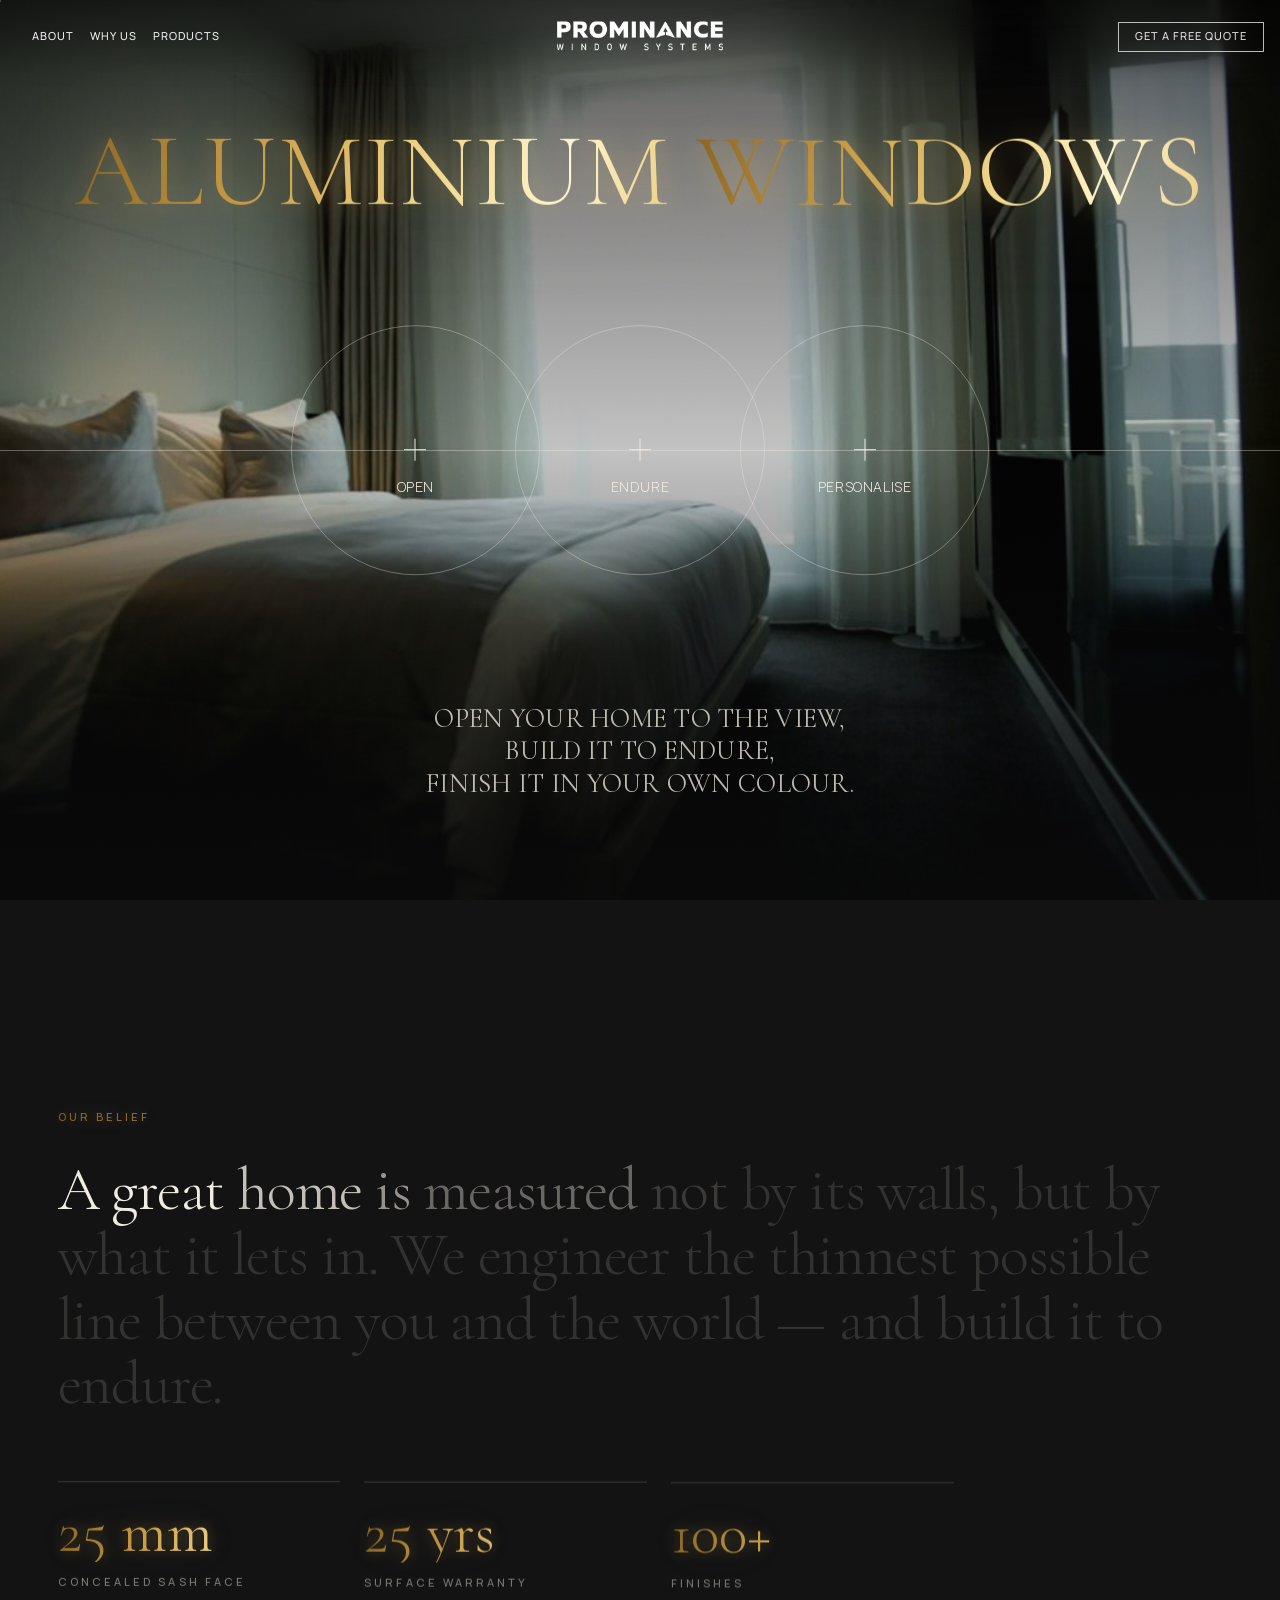
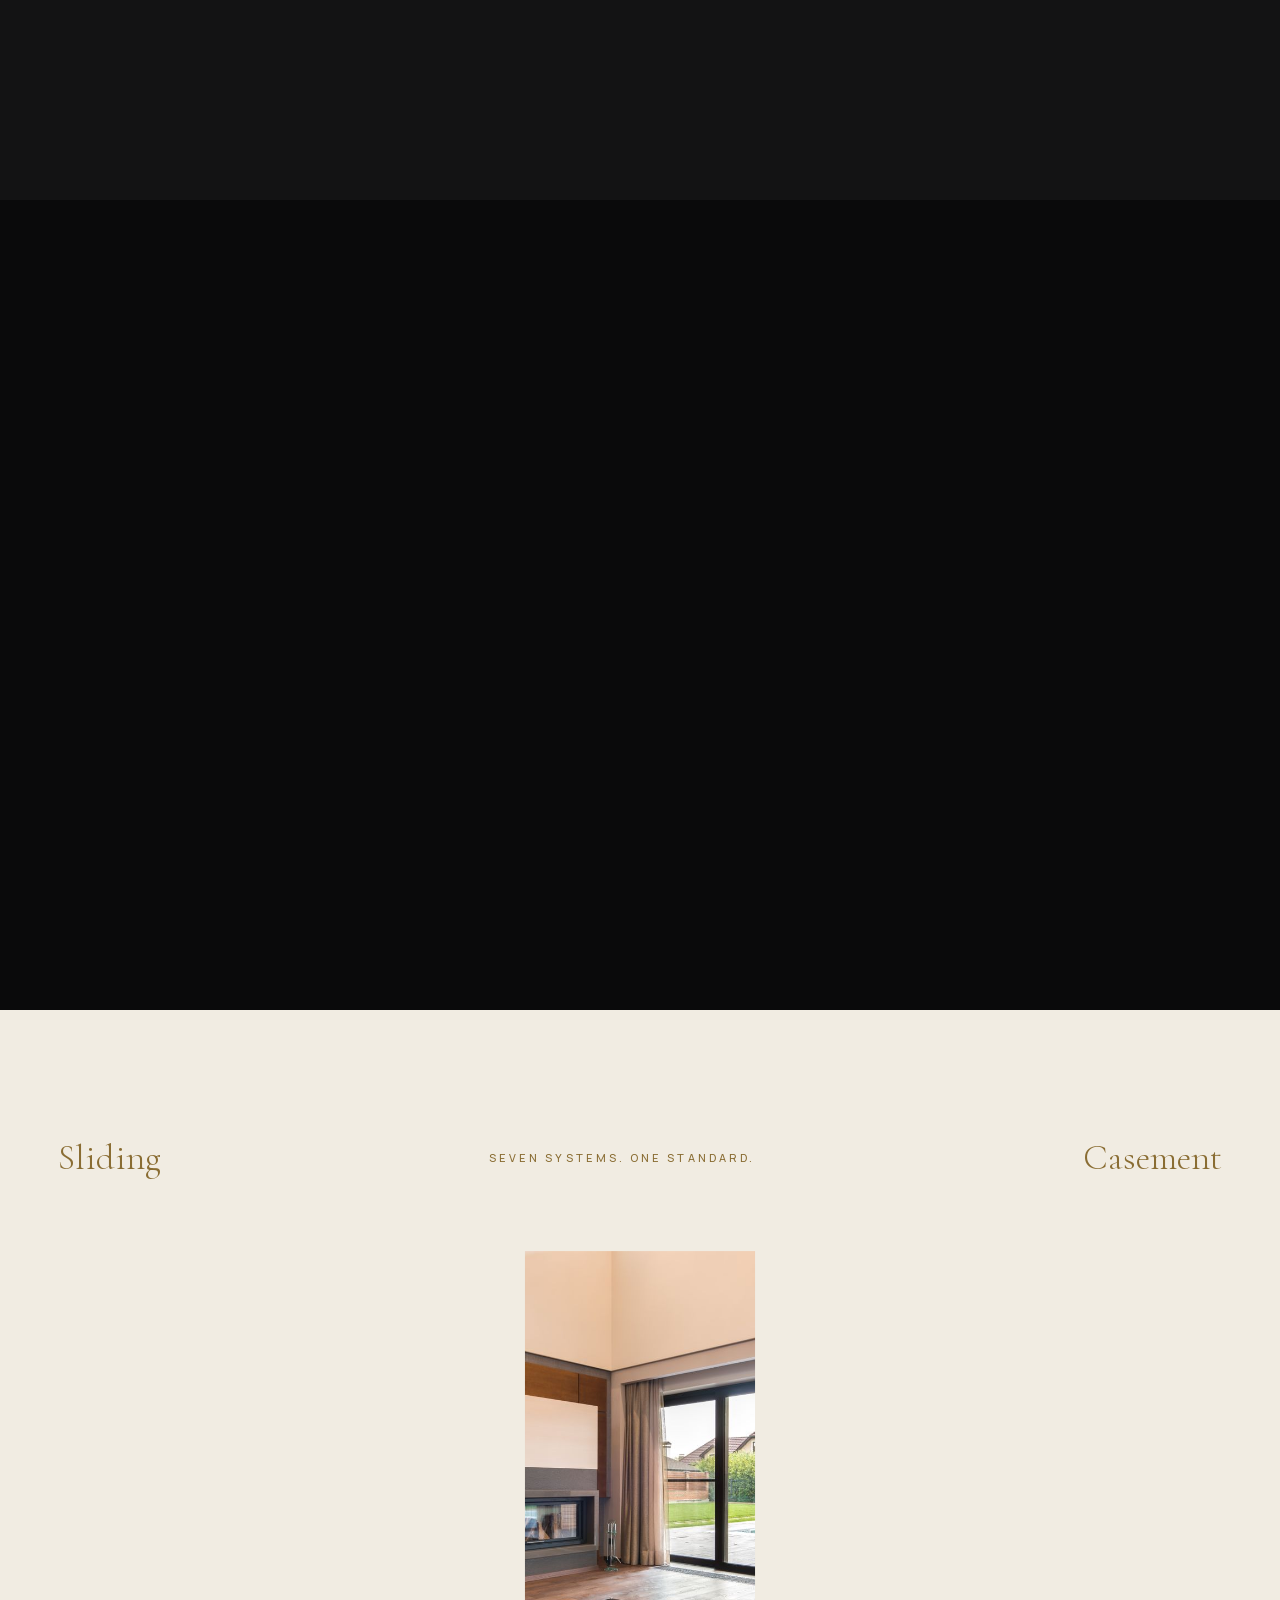
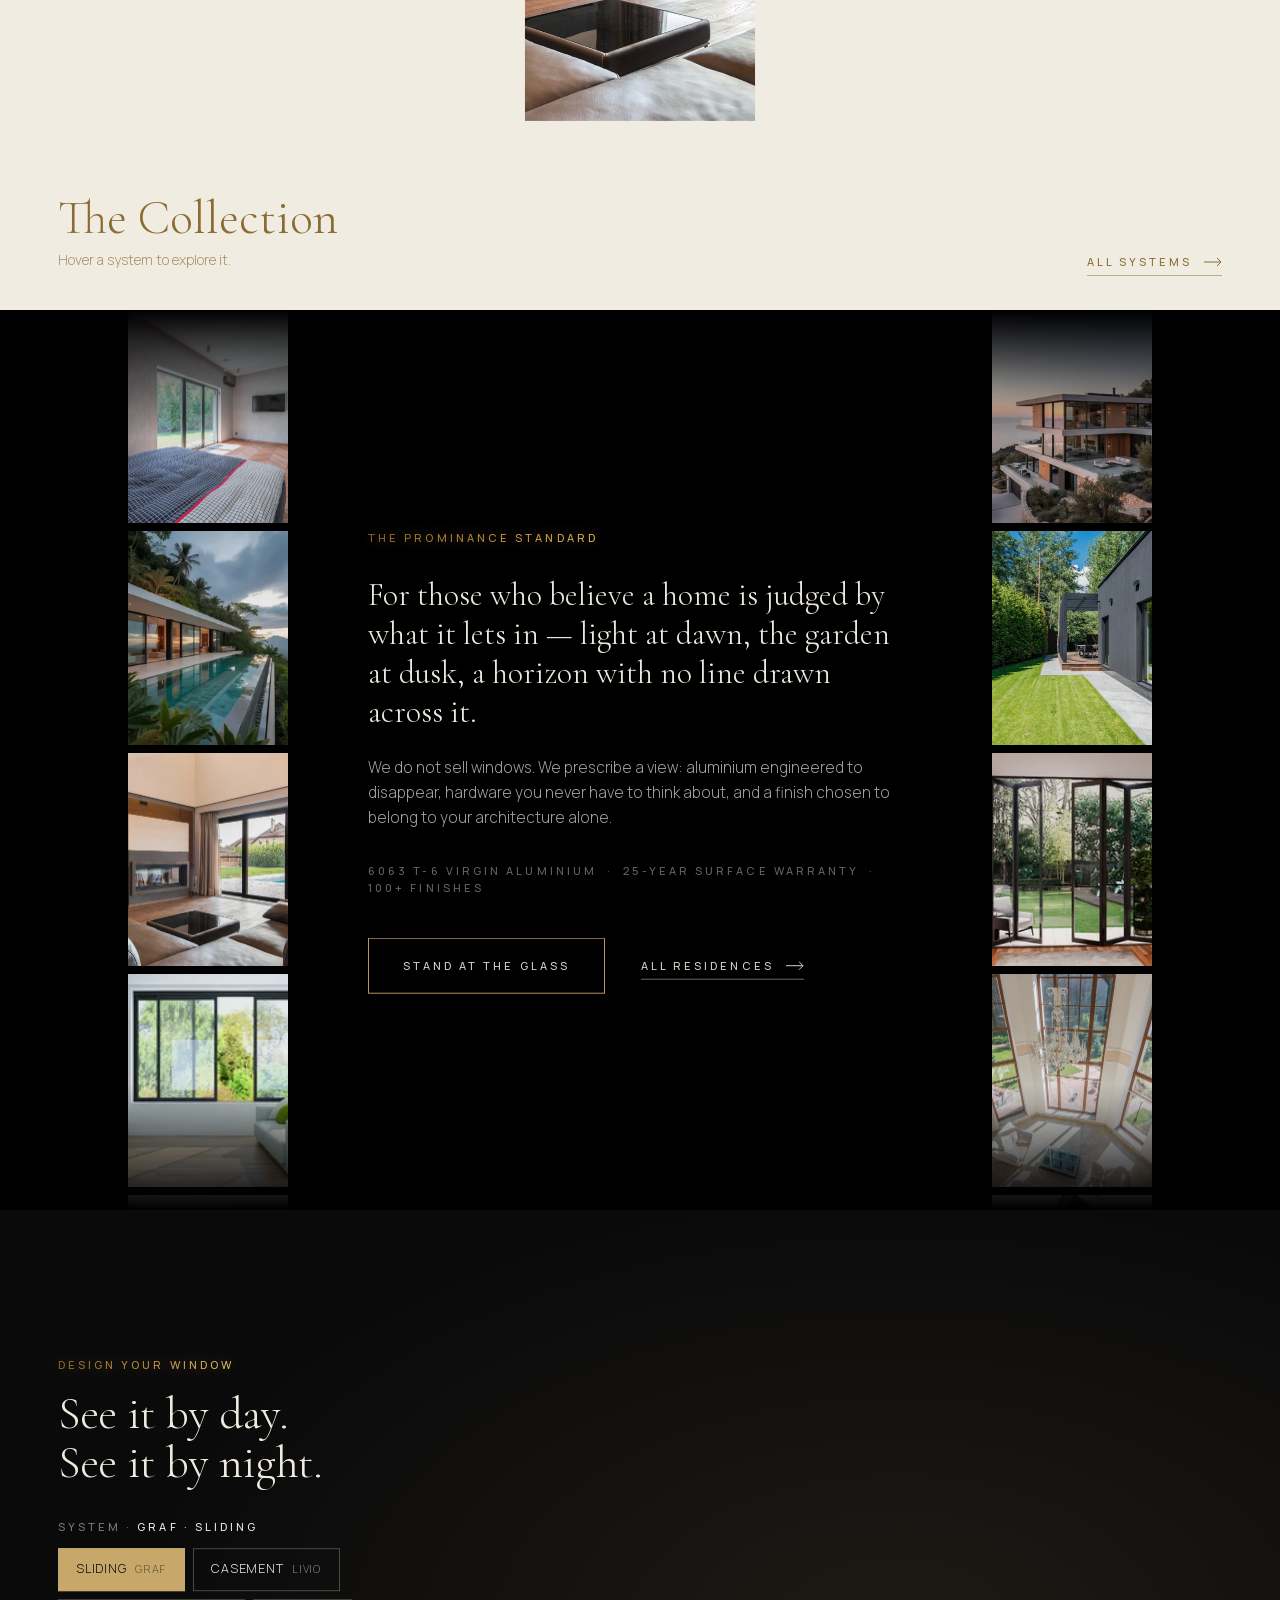
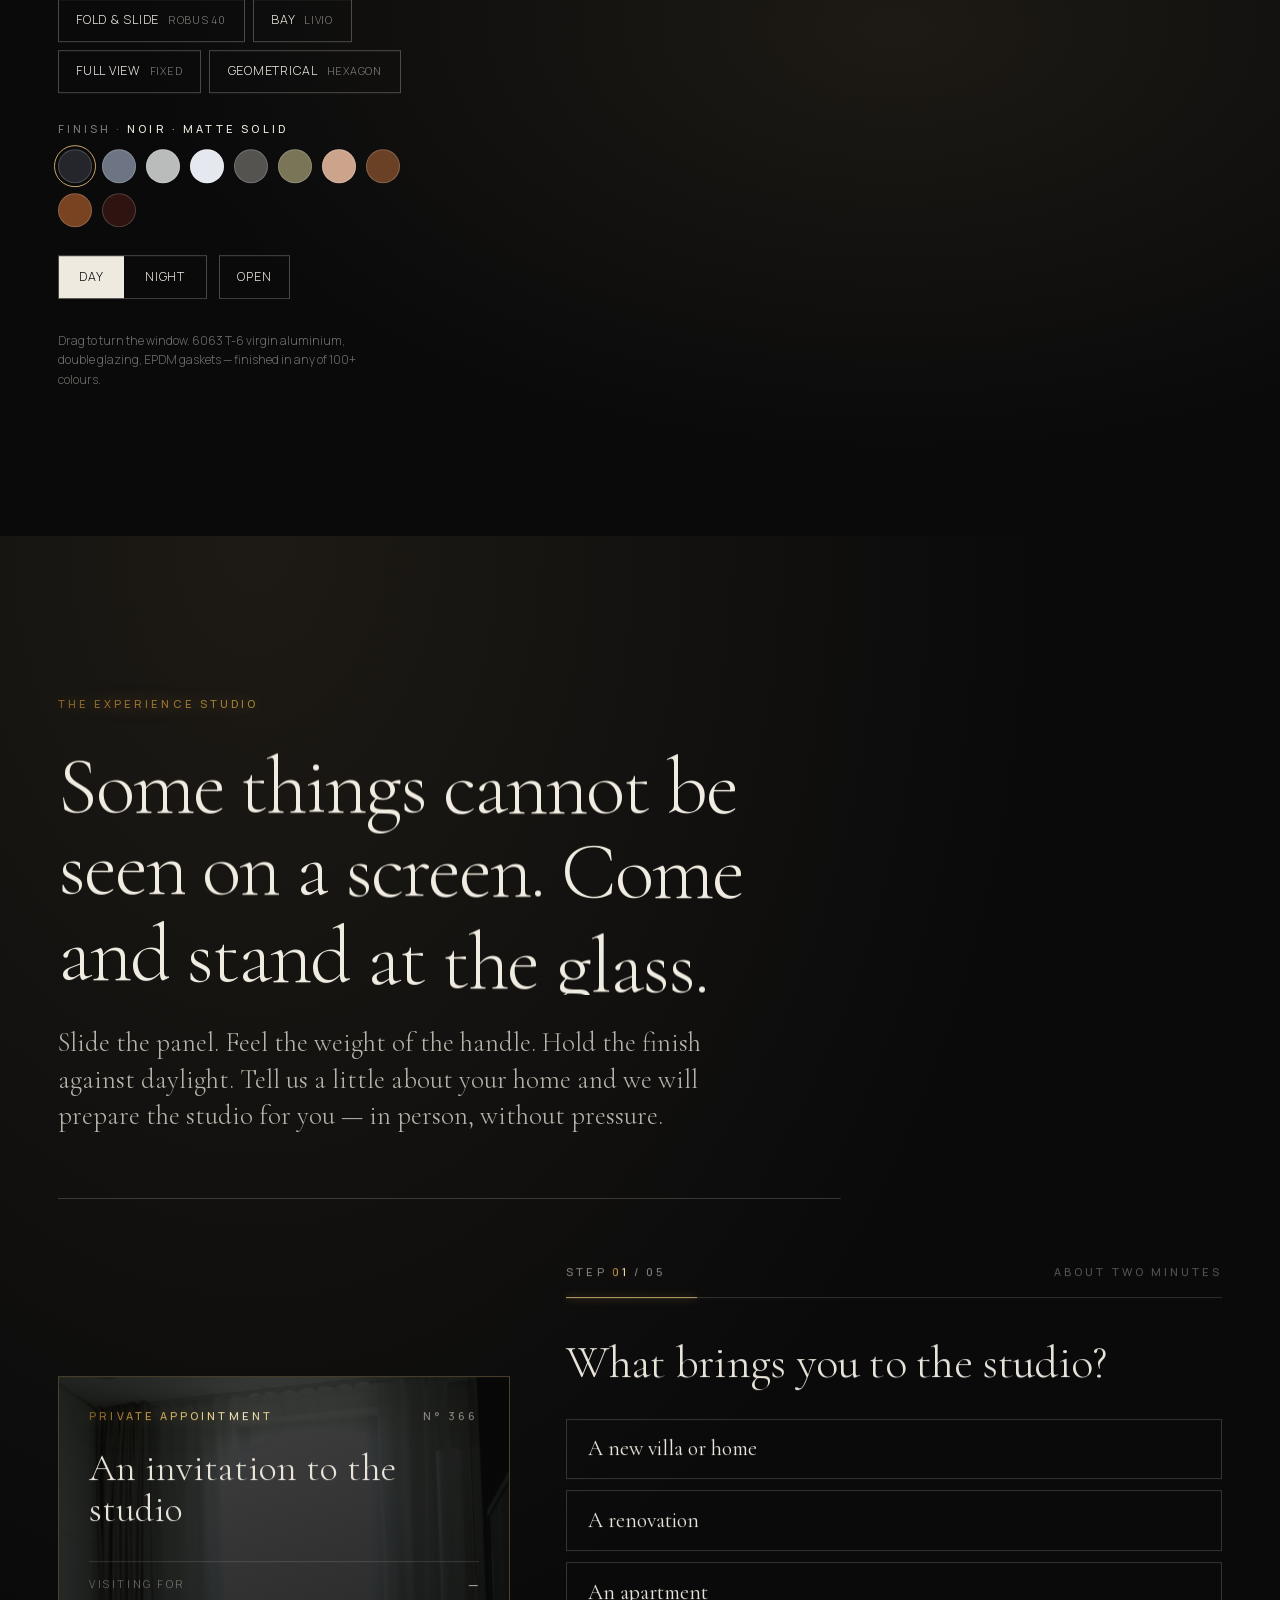
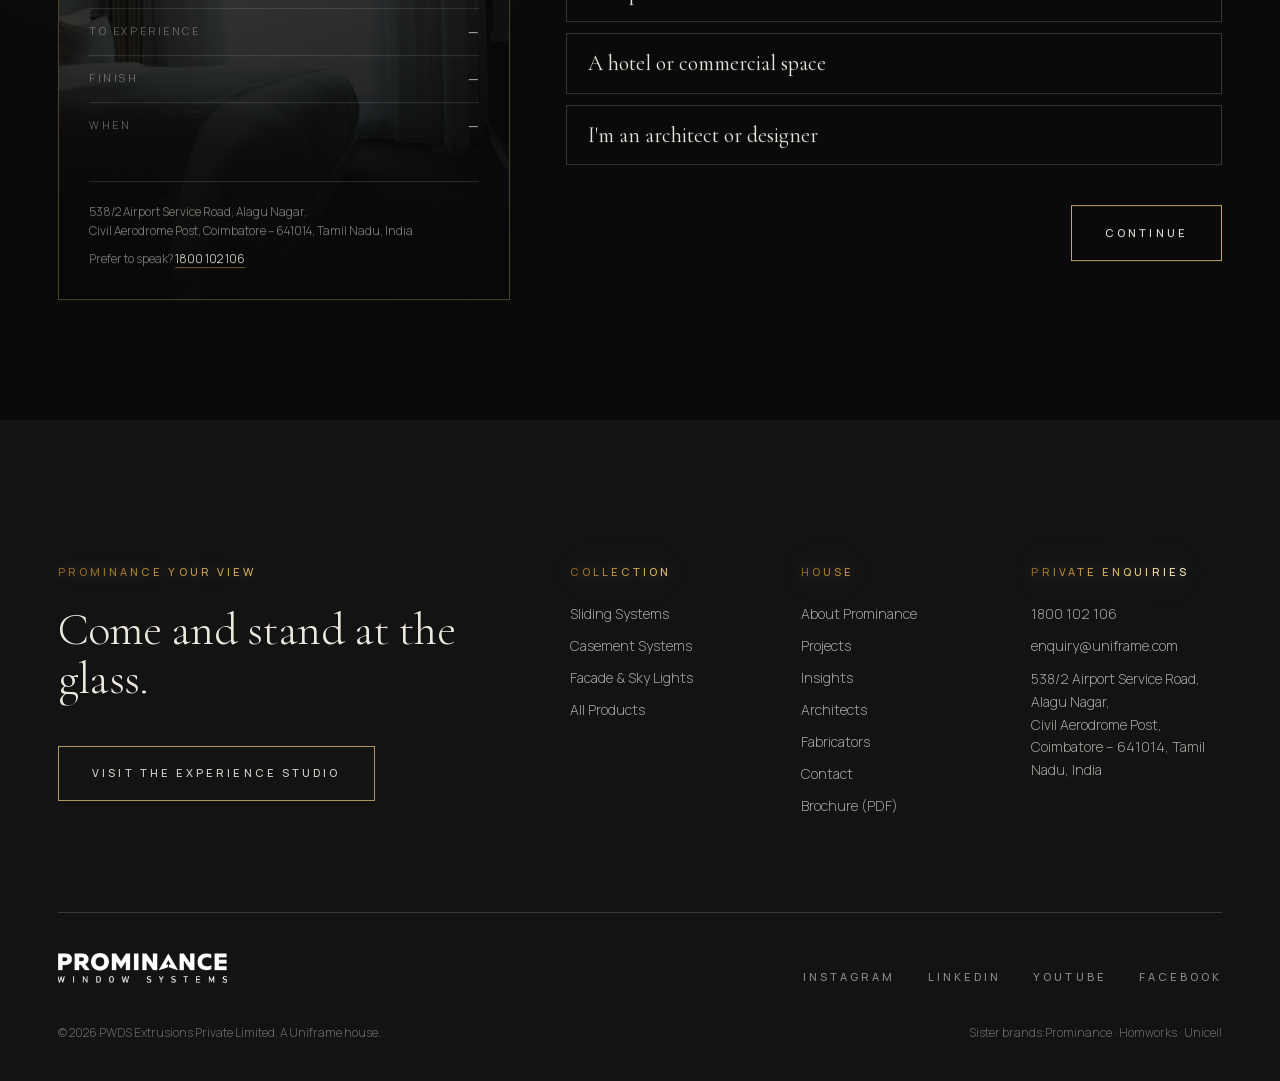
<file: aluminium-windows/index.html>
<!DOCTYPE html><html lang="en"><head><meta name="robots" content="noindex, nofollow"><script>
      document.documentElement.classList.add("js");
    </script><meta charset="UTF-8"><meta name="viewport" content="width=device-width, initial-scale=1"><meta name="generator" content="Astro v7.3.3"><meta name="theme-color" content="#0a0a0b"><title>PROMINANCE — Prominance Your View</title><meta name="description" content="Aluminium window, door and facade systems for the most considered homes. Concealed frames, panoramic glass and a 25-year surface warranty — crafted in Coimbatore. Visit the Experience Studio."><link rel="canonical" href="https://uniframe.com/"><meta property="og:type" content="website"><meta property="og:title" content="PROMINANCE — Prominance Your View"><meta property="og:description" content="Aluminium window, door and facade systems for the most considered homes. Concealed frames, panoramic glass and a 25-year surface warranty — crafted in Coimbatore. Visit the Experience Studio."><meta property="og:url" content="https://uniframe.com/"><meta property="og:image" content="https://uniframe.com/media/hero-villa-poster.jpg"><meta property="og:site_name" content="PROMINANCE"><meta name="twitter:card" content="summary_large_image"><meta name="twitter:title" content="PROMINANCE — Prominance Your View"><meta name="twitter:description" content="Aluminium window, door and facade systems for the most considered homes. Concealed frames, panoramic glass and a 25-year surface warranty — crafted in Coimbatore. Visit the Experience Studio."><meta name="twitter:image" content="https://uniframe.com/media/hero-villa-poster.jpg"><link rel="icon" href="/aluminium-windows/favicon.svg" type="image/svg+xml"><style>@font-face{font-family:"Cormorant Garamond-70018f11a57ab3ca";src:url("/aluminium-windows/_astro/fonts/b247e2262a34a0c3.woff2") format("woff2");font-display:swap;unicode-range:U+0000-00FF,U+0131,U+0152-0153,U+02BB-02BC,U+02C6,U+02DA,U+02DC,U+0304,U+0308,U+0329,U+2000-206F,U+20AC,U+2122,U+2191,U+2193,U+2212,U+2215,U+FEFF,U+FFFD;font-weight:300;font-style:italic;}@font-face{font-family:"Cormorant Garamond-70018f11a57ab3ca";src:url("/aluminium-windows/_astro/fonts/b247e2262a34a0c3.woff2") format("woff2");font-display:swap;unicode-range:U+0000-00FF,U+0131,U+0152-0153,U+02BB-02BC,U+02C6,U+02DA,U+02DC,U+0304,U+0308,U+0329,U+2000-206F,U+20AC,U+2122,U+2191,U+2193,U+2212,U+2215,U+FEFF,U+FFFD;font-weight:400;font-style:italic;}@font-face{font-family:"Cormorant Garamond-70018f11a57ab3ca";src:url("/aluminium-windows/_astro/fonts/b247e2262a34a0c3.woff2") format("woff2");font-display:swap;unicode-range:U+0000-00FF,U+0131,U+0152-0153,U+02BB-02BC,U+02C6,U+02DA,U+02DC,U+0304,U+0308,U+0329,U+2000-206F,U+20AC,U+2122,U+2191,U+2193,U+2212,U+2215,U+FEFF,U+FFFD;font-weight:500;font-style:italic;}@font-face{font-family:"Cormorant Garamond-70018f11a57ab3ca";src:url("/aluminium-windows/_astro/fonts/00b5bb498060bc63.woff2") format("woff2");font-display:swap;unicode-range:U+0000-00FF,U+0131,U+0152-0153,U+02BB-02BC,U+02C6,U+02DA,U+02DC,U+0304,U+0308,U+0329,U+2000-206F,U+20AC,U+2122,U+2191,U+2193,U+2212,U+2215,U+FEFF,U+FFFD;font-weight:300;font-style:normal;}@font-face{font-family:"Cormorant Garamond-70018f11a57ab3ca";src:url("/aluminium-windows/_astro/fonts/00b5bb498060bc63.woff2") format("woff2");font-display:swap;unicode-range:U+0000-00FF,U+0131,U+0152-0153,U+02BB-02BC,U+02C6,U+02DA,U+02DC,U+0304,U+0308,U+0329,U+2000-206F,U+20AC,U+2122,U+2191,U+2193,U+2212,U+2215,U+FEFF,U+FFFD;font-weight:400;font-style:normal;}@font-face{font-family:"Cormorant Garamond-70018f11a57ab3ca";src:url("/aluminium-windows/_astro/fonts/00b5bb498060bc63.woff2") format("woff2");font-display:swap;unicode-range:U+0000-00FF,U+0131,U+0152-0153,U+02BB-02BC,U+02C6,U+02DA,U+02DC,U+0304,U+0308,U+0329,U+2000-206F,U+20AC,U+2122,U+2191,U+2193,U+2212,U+2215,U+FEFF,U+FFFD;font-weight:500;font-style:normal;}@font-face{font-family:"Cormorant Garamond-70018f11a57ab3ca fallback: Arial";src:local("Arial");font-display:swap;font-weight:300;font-style:italic;size-adjust:79.4077%;ascent-override:116.3616%;descent-override:36.1426%;line-gap-override:0%;}@font-face{font-family:"Cormorant Garamond-70018f11a57ab3ca fallback: Arial";src:local("Arial");font-display:swap;font-weight:400;font-style:italic;size-adjust:79.4077%;ascent-override:116.3616%;descent-override:36.1426%;line-gap-override:0%;}@font-face{font-family:"Cormorant Garamond-70018f11a57ab3ca fallback: Arial";src:local("Arial");font-display:swap;font-weight:500;font-style:italic;size-adjust:79.4077%;ascent-override:116.3616%;descent-override:36.1426%;line-gap-override:0%;}@font-face{font-family:"Cormorant Garamond-70018f11a57ab3ca fallback: Arial";src:local("Arial");font-display:swap;font-weight:300;font-style:normal;size-adjust:79.4077%;ascent-override:116.3616%;descent-override:36.1426%;line-gap-override:0%;}@font-face{font-family:"Cormorant Garamond-70018f11a57ab3ca fallback: Arial";src:local("Arial");font-display:swap;font-weight:400;font-style:normal;size-adjust:79.4077%;ascent-override:116.3616%;descent-override:36.1426%;line-gap-override:0%;}@font-face{font-family:"Cormorant Garamond-70018f11a57ab3ca fallback: Arial";src:local("Arial");font-display:swap;font-weight:500;font-style:normal;size-adjust:79.4077%;ascent-override:116.3616%;descent-override:36.1426%;line-gap-override:0%;}:root{--font-display-raw:"Cormorant Garamond-70018f11a57ab3ca","Cormorant Garamond-70018f11a57ab3ca fallback: Arial",sans-serif;}</style><link rel="preload" href="/aluminium-windows/_astro/fonts/b247e2262a34a0c3.woff2" as="font" type="font/woff2" crossorigin><link rel="preload" href="/aluminium-windows/_astro/fonts/00b5bb498060bc63.woff2" as="font" type="font/woff2" crossorigin><style>@font-face{font-family:Manrope-d0b077b1a458fb5e;src:url("/aluminium-windows/_astro/fonts/542094a31e9ddf9a.woff2") format("woff2");font-display:swap;unicode-range:U+0000-00FF,U+0131,U+0152-0153,U+02BB-02BC,U+02C6,U+02DA,U+02DC,U+0304,U+0308,U+0329,U+2000-206F,U+20AC,U+2122,U+2191,U+2193,U+2212,U+2215,U+FEFF,U+FFFD;font-weight:300;font-style:normal;}@font-face{font-family:Manrope-d0b077b1a458fb5e;src:url("/aluminium-windows/_astro/fonts/542094a31e9ddf9a.woff2") format("woff2");font-display:swap;unicode-range:U+0000-00FF,U+0131,U+0152-0153,U+02BB-02BC,U+02C6,U+02DA,U+02DC,U+0304,U+0308,U+0329,U+2000-206F,U+20AC,U+2122,U+2191,U+2193,U+2212,U+2215,U+FEFF,U+FFFD;font-weight:400;font-style:normal;}@font-face{font-family:Manrope-d0b077b1a458fb5e;src:url("/aluminium-windows/_astro/fonts/542094a31e9ddf9a.woff2") format("woff2");font-display:swap;unicode-range:U+0000-00FF,U+0131,U+0152-0153,U+02BB-02BC,U+02C6,U+02DA,U+02DC,U+0304,U+0308,U+0329,U+2000-206F,U+20AC,U+2122,U+2191,U+2193,U+2212,U+2215,U+FEFF,U+FFFD;font-weight:500;font-style:normal;}@font-face{font-family:Manrope-d0b077b1a458fb5e;src:url("/aluminium-windows/_astro/fonts/542094a31e9ddf9a.woff2") format("woff2");font-display:swap;unicode-range:U+0000-00FF,U+0131,U+0152-0153,U+02BB-02BC,U+02C6,U+02DA,U+02DC,U+0304,U+0308,U+0329,U+2000-206F,U+20AC,U+2122,U+2191,U+2193,U+2212,U+2215,U+FEFF,U+FFFD;font-weight:600;font-style:normal;}@font-face{font-family:Manrope-d0b077b1a458fb5e;src:url("/aluminium-windows/_astro/fonts/542094a31e9ddf9a.woff2") format("woff2");font-display:swap;unicode-range:U+0000-00FF,U+0131,U+0152-0153,U+02BB-02BC,U+02C6,U+02DA,U+02DC,U+0304,U+0308,U+0329,U+2000-206F,U+20AC,U+2122,U+2191,U+2193,U+2212,U+2215,U+FEFF,U+FFFD;font-weight:700;font-style:normal;}@font-face{font-family:"Manrope-d0b077b1a458fb5e fallback: Arial";src:local("Arial");font-display:swap;font-weight:300;font-style:normal;size-adjust:99.4839%;ascent-override:107.153%;descent-override:30.1556%;line-gap-override:0%;}@font-face{font-family:"Manrope-d0b077b1a458fb5e fallback: Arial";src:local("Arial");font-display:swap;font-weight:400;font-style:normal;size-adjust:99.4839%;ascent-override:107.153%;descent-override:30.1556%;line-gap-override:0%;}@font-face{font-family:"Manrope-d0b077b1a458fb5e fallback: Arial";src:local("Arial");font-display:swap;font-weight:500;font-style:normal;size-adjust:99.4839%;ascent-override:107.153%;descent-override:30.1556%;line-gap-override:0%;}@font-face{font-family:"Manrope-d0b077b1a458fb5e fallback: Arial";src:local("Arial");font-display:swap;font-weight:600;font-style:normal;size-adjust:99.4839%;ascent-override:107.153%;descent-override:30.1556%;line-gap-override:0%;}@font-face{font-family:"Manrope-d0b077b1a458fb5e fallback: Arial Bold";src:local("Arial Bold");font-display:swap;font-weight:700;font-style:normal;size-adjust:92.3996%;ascent-override:115.3685%;descent-override:32.4677%;line-gap-override:0%;}:root{--font-sans-raw:Manrope-d0b077b1a458fb5e,"Manrope-d0b077b1a458fb5e fallback: Arial","Manrope-d0b077b1a458fb5e fallback: Arial Bold",sans-serif;}</style><link rel="preload" href="/aluminium-windows/_astro/fonts/542094a31e9ddf9a.woff2" as="font" type="font/woff2" crossorigin><link rel="stylesheet" href="/aluminium-windows/_astro/StudioInvite.BjvZAHHg.css"><link rel="stylesheet" href="/aluminium-windows/_astro/BaseLayout.BjZHMiXQ.css"><link rel="stylesheet" href="/aluminium-windows/_astro/index.CQAu_uRH.css"><link rel="stylesheet" href="../css/pnav.css"><link rel="stylesheet" href="../css/navmenu.css"><link rel="preconnect" href="https://fonts.googleapis.com"><link href="https://fonts.googleapis.com/css2?family=Manrope:wght@500&display=swap" rel="stylesheet"></head><body><header class="pnav" id="pnav"><nav class="pnav__links" aria-label="Prominance"><a href="../about.html">About</a><a href="../index.html#why">Why us</a><a href="../products.html">Products</a></nav><a class="pnav__logo" href="../index.html" aria-label="Prominance Window Systems — home"><img src="../assets/hero/logo.png" alt="Prominance Window Systems" width="166" height="31"></a><div class="pnav__cta"><a class="pnav__btn" href="../index.html#contact">Get a Free Quote</a></div></header><div class="uf-preloader" data-preloader aria-hidden="true"><div class="flex w-[min(80vw,420px)] flex-col items-center gap-10"><div data-preloader-logo><img src="/aluminium-windows/_astro/prominance-logo.Dpaue_4b_Z1Pszwy.webp" srcset="/aluminium-windows/_astro/prominance-logo.Dpaue_4b_1IzgF.webp 260w, /aluminium-windows/_astro/prominance-logo.Dpaue_4b_Z14g1f2.webp 520w" alt sizes="260px" loading="lazy" decoding="async" width="1060" height="198" class="h-9 w-auto brightness-0 invert"></div><div class="w-full"><div class="h-px w-full origin-left bg-champagne" data-preloader-line></div><div class="mt-4 flex justify-between label-eyebrow text-ivory/50"><span>Prominance Your View</span><span data-preloader-count>000</span></div></div></div></div><header data-header class="uf-header fixed inset-x-0 top-0 z-[150]" data-astro-cid-nen7h5rs><div class="uf-header-bar container-frame flex items-center justify-between py-5 md:py-7" data-astro-cid-nen7h5rs><a href="/aluminium-windows/" aria-label="Prominance — home" class="relative z-[2]" data-astro-cid-nen7h5rs><img src="/aluminium-windows/_astro/prominance-logo.Dpaue_4b_Z1Pszwy.webp" srcset="/aluminium-windows/_astro/prominance-logo.Dpaue_4b_1IzgF.webp 260w, /aluminium-windows/_astro/prominance-logo.Dpaue_4b_Z14g1f2.webp 520w" alt="PROMINANCE" sizes="180px" data-astro-cid-nen7h5rs="true" loading="lazy" decoding="async" width="1060" height="198" class="h-6 w-auto brightness-0 invert md:h-7"></a><div class="relative z-[2] flex items-center gap-6 md:gap-10" data-astro-cid-nen7h5rs><a href="/aluminium-windows/contact-us/" class="label-eyebrow hidden text-ivory/80 transition-colors hover:text-champagne md:inline" data-astro-cid-nen7h5rs>Visit the Studio</a><button type="button" data-menu-toggle aria-expanded="false" aria-controls="uf-menu" class="group flex items-center gap-4" data-astro-cid-nen7h5rs><span class="label-eyebrow" data-menu-label data-astro-cid-nen7h5rs>Menu</span><span class="relative block h-[10px] w-9" data-astro-cid-nen7h5rs><span class="absolute left-0 top-0 block h-px w-full bg-ivory transition-transform duration-500 group-aria-expanded:translate-y-[4.5px] group-aria-expanded:rotate-[20deg]" data-astro-cid-nen7h5rs></span><span class="absolute bottom-0 left-0 block h-px w-2/3 bg-ivory transition-all duration-500 group-aria-expanded:bottom-[4.5px] group-aria-expanded:w-full group-aria-expanded:-rotate-[20deg]" data-astro-cid-nen7h5rs></span></span></button></div></div><nav id="uf-menu" class="uf-menu" aria-label="Primary" hidden data-astro-cid-nen7h5rs><div class="container-frame grid h-full grid-cols-1 gap-10 pb-10 pt-28 md:grid-cols-12 md:pt-36" data-astro-cid-nen7h5rs><ul class="flex flex-col justify-center gap-1 md:col-span-7" data-astro-cid-nen7h5rs><li class="overflow-hidden" data-astro-cid-nen7h5rs><a href="/aluminium-windows/products/" data-menu-link class="group flex items-baseline gap-5 py-1" data-astro-cid-nen7h5rs><span class="label-eyebrow w-7 text-champagne/80" data-astro-cid-nen7h5rs>01</span><span class="font-display text-[clamp(2.25rem,6.2vw,5.5rem)] font-light leading-[1.02] transition-all duration-500 group-hover:translate-x-3 group-hover:italic group-hover:text-champagne-soft" data-astro-cid-nen7h5rs>The Collection</span></a></li><li class="overflow-hidden" data-astro-cid-nen7h5rs><a href="/aluminium-windows/projects/" data-menu-link class="group flex items-baseline gap-5 py-1" data-astro-cid-nen7h5rs><span class="label-eyebrow w-7 text-champagne/80" data-astro-cid-nen7h5rs>02</span><span class="font-display text-[clamp(2.25rem,6.2vw,5.5rem)] font-light leading-[1.02] transition-all duration-500 group-hover:translate-x-3 group-hover:italic group-hover:text-champagne-soft" data-astro-cid-nen7h5rs>Residences</span></a></li><li class="overflow-hidden" data-astro-cid-nen7h5rs><a href="/aluminium-windows/facade-sky-lights/" data-menu-link class="group flex items-baseline gap-5 py-1" data-astro-cid-nen7h5rs><span class="label-eyebrow w-7 text-champagne/80" data-astro-cid-nen7h5rs>03</span><span class="font-display text-[clamp(2.25rem,6.2vw,5.5rem)] font-light leading-[1.02] transition-all duration-500 group-hover:translate-x-3 group-hover:italic group-hover:text-champagne-soft" data-astro-cid-nen7h5rs>Facade &amp; Beyond</span></a></li><li class="overflow-hidden" data-astro-cid-nen7h5rs><a href="/aluminium-windows/about-us/" data-menu-link class="group flex items-baseline gap-5 py-1" data-astro-cid-nen7h5rs><span class="label-eyebrow w-7 text-champagne/80" data-astro-cid-nen7h5rs>04</span><span class="font-display text-[clamp(2.25rem,6.2vw,5.5rem)] font-light leading-[1.02] transition-all duration-500 group-hover:translate-x-3 group-hover:italic group-hover:text-champagne-soft" data-astro-cid-nen7h5rs>Our House</span></a></li><li class="overflow-hidden" data-astro-cid-nen7h5rs><a href="/aluminium-windows/insights/" data-menu-link class="group flex items-baseline gap-5 py-1" data-astro-cid-nen7h5rs><span class="label-eyebrow w-7 text-champagne/80" data-astro-cid-nen7h5rs>05</span><span class="font-display text-[clamp(2.25rem,6.2vw,5.5rem)] font-light leading-[1.02] transition-all duration-500 group-hover:translate-x-3 group-hover:italic group-hover:text-champagne-soft" data-astro-cid-nen7h5rs>Journal</span></a></li><li class="overflow-hidden" data-astro-cid-nen7h5rs><a href="/aluminium-windows/contact-us/" data-menu-link class="group flex items-baseline gap-5 py-1" data-astro-cid-nen7h5rs><span class="label-eyebrow w-7 text-champagne/80" data-astro-cid-nen7h5rs>06</span><span class="font-display text-[clamp(2.25rem,6.2vw,5.5rem)] font-light leading-[1.02] transition-all duration-500 group-hover:translate-x-3 group-hover:italic group-hover:text-champagne-soft" data-astro-cid-nen7h5rs>Visit the Studio</span></a></li></ul><div class="hidden flex-col justify-between md:col-span-5 md:flex" data-menu-extra data-astro-cid-nen7h5rs><div class="grid grid-cols-2 gap-8" data-astro-cid-nen7h5rs><div data-astro-cid-nen7h5rs><p class="label-eyebrow text-champagne" data-astro-cid-nen7h5rs>Sliding</p><ul class="mt-5 space-y-3" data-astro-cid-nen7h5rs><li data-astro-cid-nen7h5rs><a href="/aluminium-windows/graf-26/" class="text-sm text-ivory/70 transition-colors hover:text-ivory" data-astro-cid-nen7h5rs>GRAF 26</a></li><li data-astro-cid-nen7h5rs><a href="/aluminium-windows/graf-32/" class="text-sm text-ivory/70 transition-colors hover:text-ivory" data-astro-cid-nen7h5rs>GRAF 32</a></li><li data-astro-cid-nen7h5rs><a href="/aluminium-windows/graf-45/" class="text-sm text-ivory/70 transition-colors hover:text-ivory" data-astro-cid-nen7h5rs>GRAF 45</a></li><li data-astro-cid-nen7h5rs><a href="/aluminium-windows/graf-73/" class="text-sm text-ivory/70 transition-colors hover:text-ivory" data-astro-cid-nen7h5rs>GRAF 73</a></li></ul></div><div data-astro-cid-nen7h5rs><p class="label-eyebrow text-champagne" data-astro-cid-nen7h5rs>Casement</p><ul class="mt-5 space-y-3" data-astro-cid-nen7h5rs><li data-astro-cid-nen7h5rs><a href="/aluminium-windows/livio/" class="text-sm text-ivory/70 transition-colors hover:text-ivory" data-astro-cid-nen7h5rs>LIVIO</a></li><li data-astro-cid-nen7h5rs><a href="/aluminium-windows/robus-30/" class="text-sm text-ivory/70 transition-colors hover:text-ivory" data-astro-cid-nen7h5rs>ROBUS 30</a></li><li data-astro-cid-nen7h5rs><a href="/aluminium-windows/robus-40/" class="text-sm text-ivory/70 transition-colors hover:text-ivory" data-astro-cid-nen7h5rs>ROBUS 40</a></li></ul></div></div><div class="text-sm leading-relaxed text-ivory/60" data-astro-cid-nen7h5rs><p class="label-eyebrow text-champagne" data-astro-cid-nen7h5rs>Private enquiries</p><a href="tel:1800102106" class="mt-3 block font-display text-3xl text-ivory" data-astro-cid-nen7h5rs>1800 102 106</a><a href="mailto:enquiry@uniframe.com" class="mt-1 block hover:text-ivory" data-astro-cid-nen7h5rs>enquiry@uniframe.com</a></div></div></div></nav></header><script type="module">var e=document.querySelector(`[data-header]`),t=document.querySelector(`[data-menu-toggle]`),n=document.getElementById(`uf-menu`),r=document.querySelector(`[data-menu-label]`);function i(i){e&&t&&n&&(i&&(n.hidden=!1),requestAnimationFrame(()=>{e.classList.toggle(`is-open`,i),t.setAttribute(`aria-expanded`,String(i)),r&&(r.textContent=i?`Close`:`Menu`);let n=window.__lenis;i?n?.stop():n?.start(),document.documentElement.style.overflow=i?`hidden`:``}),i||window.setTimeout(()=>{e.classList.contains(`is-open`)||(n.hidden=!0)},950))}t?.addEventListener(`click`,()=>i(t.getAttribute(`aria-expanded`)!==`true`)),n?.addEventListener(`click`,e=>{e.target.closest(`a`)&&i(!1)}),document.addEventListener(`keydown`,e=>{e.key===`Escape`&&i(!1)});</script><main><section class="relative min-h-[100svh] overflow-hidden bg-ink" data-pick-root><div class="absolute inset-0 overflow-hidden"><div class="uf-layer is-on" data-pick-layer="0"><video class="h-full w-full object-cover" data-pick-video src="/aluminium-windows/media/stock/hero-default.mp4" poster="/aluminium-windows/media/stock/hero-default.jpg" autoplay muted loop playsinline preload="auto" aria-hidden="true"></video></div><div class="uf-layer" data-pick-layer="1"><video class="h-full w-full object-cover" data-pick-video data-src="/aluminium-windows/media/stock/pillar-open.mp4" poster="/aluminium-windows/media/stock/pillar-open.jpg" muted loop playsinline preload="none" aria-hidden="true"></video></div><div class="uf-layer" data-pick-layer="2"><video class="h-full w-full object-cover" data-pick-video data-src="/aluminium-windows/media/stock/pillar-endure.mp4" poster="/aluminium-windows/media/stock/pillar-endure.jpg" muted loop playsinline preload="none" aria-hidden="true"></video></div><div class="uf-layer" data-pick-layer="3"><video class="h-full w-full object-cover" data-pick-video data-src="/aluminium-windows/media/stock/pillar-personalise.mp4" poster="/aluminium-windows/media/stock/pillar-personalise.jpg" muted loop playsinline preload="none" aria-hidden="true"></video></div><div class="absolute inset-0 bg-gradient-to-b from-ink/70 via-ink/25 to-ink/80"></div><div class="uf-grain absolute inset-0"></div></div><h1 class="uf-wordmark pointer-events-none absolute inset-x-0 top-[13svh] text-center" data-split data-split-delay="0.2" aria-label="Aluminium Windows">ALUMINIUM WINDOWS</h1><div class="pointer-events-none absolute inset-x-0 top-1/2 h-px bg-ivory/35"></div><div class="absolute inset-x-0 top-1/2 z-[2] flex -translate-y-1/2 justify-center" data-pick-circles><a href="/aluminium-windows/sliding/" class="uf-circle" data-pick="1"><span class="uf-plus" aria-hidden="true"></span><span class="uf-circle-label">Open</span></a><a href="/aluminium-windows/about-us/" class="uf-circle" data-pick="2"><span class="uf-plus" aria-hidden="true"></span><span class="uf-circle-label">Endure</span></a><a href="/aluminium-windows/products/#finishes" class="uf-circle" data-pick="3"><span class="uf-plus" aria-hidden="true"></span><span class="uf-circle-label">Personalise</span></a></div><p class="uf-lines absolute inset-x-0 bottom-[11svh] z-[2] mx-auto max-w-3xl px-6 text-center"><span class="uf-line" data-line="1">Open your home to the view,</span><span class="uf-line" data-line="2">Build it to endure,</span><span class="uf-line" data-line="3">Finish it in your own colour.</span></p></section><div class="uf-stack" data-stack><!-- ============ 2. MANIFESTO ============ --><section class="uf-panel relative flex min-h-[100svh] items-center bg-ink-soft py-28" data-panel style="z-index:2"><div class="container-frame w-full"><p class="label-eyebrow text-champagne" data-reveal="fade">Our belief</p><p class="uf-manifesto mt-8 max-w-6xl" data-scrub-text>A great home is measured not by its walls, but by what it lets in. We engineer the thinnest possible line between you and the world — and build it to endure.</p><div class="mt-16 grid max-w-4xl grid-cols-3 gap-6" data-reveal-group><div class="border-t border-ivory/20 pt-5" data-reveal="up"><p class="font-display text-4xl font-light text-champagne-soft md:text-6xl">25 mm</p><p class="label-eyebrow mt-3 text-ivory/50">Concealed sash face</p></div><div class="border-t border-ivory/20 pt-5" data-reveal="up"><p class="font-display text-4xl font-light text-champagne-soft md:text-6xl">25 yrs</p><p class="label-eyebrow mt-3 text-ivory/50">Surface warranty</p></div><div class="border-t border-ivory/20 pt-5" data-reveal="up"><p class="font-display text-4xl font-light text-champagne-soft md:text-6xl">100+</p><p class="label-eyebrow mt-3 text-ivory/50">Finishes</p></div></div></div></section><div class="uf-dwell" aria-hidden="true"></div><!-- ============ 3. THE COLLECTION — fanned strip ============ --><section class="uf-gallery relative flex min-h-[100svh] flex-col bg-ivory text-ink" data-gallery style="z-index:3"><div class="absolute inset-0"><div class="uf-layer" data-gal-bg="0"><img src="/aluminium-windows/media/stock/gal-0.jpg" alt="" class="h-full w-full object-cover" loading="lazy" decoding="async"></div><div class="uf-layer" data-gal-bg="1"><img src="/aluminium-windows/media/stock/gal-1.jpg" alt="" class="h-full w-full object-cover" loading="lazy" decoding="async"></div><div class="uf-layer" data-gal-bg="2"><img src="/aluminium-windows/media/stock/gal-2.jpg" alt="" class="h-full w-full object-cover" loading="lazy" decoding="async"></div><div class="uf-layer" data-gal-bg="3"><img src="/aluminium-windows/media/stock/gal-3.jpg" alt="" class="h-full w-full object-cover" loading="lazy" decoding="async"></div><div class="uf-layer" data-gal-bg="4"><img src="/aluminium-windows/media/stock/gal-4.jpg" alt="" class="h-full w-full object-cover" loading="lazy" decoding="async"></div><div class="uf-layer" data-gal-bg="5"><img src="/aluminium-windows/media/stock/gal-5.jpg" alt="" class="h-full w-full object-cover" loading="lazy" decoding="async"></div><div class="uf-layer" data-gal-bg="6"><img src="/aluminium-windows/media/stock/gal-6.jpg" alt="" class="h-full w-full object-cover" loading="lazy" decoding="async"></div><div class="uf-gal-scrim absolute inset-0 bg-ink/45"></div></div><div class="uf-gal-fg relative z-[2] container-frame flex items-start justify-between pt-28 md:pt-32"><span class="font-display text-3xl font-light md:text-4xl">Sliding</span><span class="label-eyebrow mt-3 hidden text-center md:block">Seven systems. One standard.</span><span class="font-display text-3xl font-light md:text-4xl">Casement</span></div><div class="relative z-[2] flex flex-1 items-center justify-center py-8"><ul class="uf-strip flex items-center justify-center gap-[0.7vw]" data-gal-strip><li class="uf-card h-[26vh] w-[10vw]" data-gal-card="0"><a href="/aluminium-windows/graf-26/" class="group relative block h-full w-full overflow-hidden" aria-label="GRAF 26 — Minimal design meeting modern functionality."><img src="/aluminium-windows/media/stock/gal-0.jpg" alt="Graf 26 Sliding Door &amp; Windows — luxury aluminium windows" class="h-full w-full object-cover transition-transform duration-[1400ms] ease-[var(--ease-lux)] group-hover:scale-[1.08]" loading="lazy" decoding="async"></a></li><li class="uf-card h-[34vh] w-[10vw]" data-gal-card="1"><a href="/aluminium-windows/graf-32/" class="group relative block h-full w-full overflow-hidden" aria-label="GRAF 32 — The art of strength and grace."><img src="/aluminium-windows/media/stock/gal-1.jpg" alt="Graf 32 Sliding Doors and Windows — luxury aluminium windows" class="h-full w-full object-cover transition-transform duration-[1400ms] ease-[var(--ease-lux)] group-hover:scale-[1.08]" loading="lazy" decoding="async"></a></li><li class="uf-card h-[44vh] w-[10vw]" data-gal-card="2"><a href="/aluminium-windows/graf-45/" class="group relative block h-full w-full overflow-hidden" aria-label="GRAF 45 — The pinnacle of architectural ambition."><img src="/aluminium-windows/media/stock/gal-2.jpg" alt="Graf 45 Sliding Door &amp; Windows — luxury aluminium windows" class="h-full w-full object-cover transition-transform duration-[1400ms] ease-[var(--ease-lux)] group-hover:scale-[1.08]" loading="lazy" decoding="async"></a></li><li class="uf-card h-[58vh] w-[20vw]" data-gal-card="3"><a href="/aluminium-windows/graf-73/" class="group relative block h-full w-full overflow-hidden" aria-label="GRAF 73 — All-around concealed, built for the panoramic view."><img src="/aluminium-windows/media/stock/gal-3.jpg" alt="Graf 73 Panoramic Sliding Series — luxury aluminium windows" class="h-full w-full object-cover transition-transform duration-[1400ms] ease-[var(--ease-lux)] group-hover:scale-[1.08]" loading="lazy" decoding="async"></a></li><li class="uf-card h-[44vh] w-[10vw]" data-gal-card="4"><a href="/aluminium-windows/livio/" class="group relative block h-full w-full overflow-hidden" aria-label="LIVIO — Only the frame face is visible externally."><img src="/aluminium-windows/media/stock/gal-4.jpg" alt="Livio Aluminium Casement Door &amp; Windows — luxury aluminium windows" class="h-full w-full object-cover transition-transform duration-[1400ms] ease-[var(--ease-lux)] group-hover:scale-[1.08]" loading="lazy" decoding="async"></a></li><li class="uf-card h-[34vh] w-[10vw]" data-gal-card="5"><a href="/aluminium-windows/robus-30/" class="group relative block h-full w-full overflow-hidden" aria-label="ROBUS 30 — A perfect union of minimalist design and robust performance."><img src="/aluminium-windows/media/stock/gal-5.jpg" alt="Robus 30 Aluminium Casement Windows — luxury aluminium windows" class="h-full w-full object-cover transition-transform duration-[1400ms] ease-[var(--ease-lux)] group-hover:scale-[1.08]" loading="lazy" decoding="async"></a></li><li class="uf-card h-[26vh] w-[10vw]" data-gal-card="6"><a href="/aluminium-windows/robus-40/" class="group relative block h-full w-full overflow-hidden" aria-label="ROBUS 40 — A solid design for windows and doors up to 2.4 metres."><img src="/aluminium-windows/media/stock/gal-6.jpg" alt="Robus 40 Aluminium Casement Windows &amp; Doors — luxury aluminium windows" class="h-full w-full object-cover transition-transform duration-[1400ms] ease-[var(--ease-lux)] group-hover:scale-[1.08]" loading="lazy" decoding="async"></a></li></ul></div><div class="uf-gal-fg relative z-[2] container-frame flex items-end justify-between pb-10"><div class="min-h-[4.5rem]" data-gal-caption aria-live="polite"><p class="font-display text-3xl font-light md:text-5xl" data-gal-name>The Collection</p><p class="mt-2 text-sm opacity-70" data-gal-line>Hover a system to explore it.</p></div><a href="/aluminium-windows/products/" class="link-underline label-eyebrow">All systems<svg width="18" height="10" viewBox="0 0 18 10" fill="none" aria-hidden="true"><path d="M0 5H17M17 5L13 1M17 5L13 9" stroke="currentColor" stroke-width="1"></path></svg></a></div></section></div><section class="relative h-[100svh] min-h-[680px] overflow-hidden bg-black" data-drift-root><div class="uf-drift uf-drift-l" aria-hidden="true"><div class="uf-drift-col uf-up"><figure class="uf-frame"><img src="/aluminium-windows/media/stock/gal-0.jpg" alt="" loading="lazy" decoding="async"></figure><figure class="uf-frame"><img src="/aluminium-windows/_astro/villa.BXehagGX_Z1nEh6H.webp" srcset="/aluminium-windows/_astro/villa.BXehagGX_Z1zUpTG.webp 300w, /aluminium-windows/_astro/villa.BXehagGX_iC78f.webp 500w" alt sizes="16vw" loading="lazy" decoding="async" width="1024" height="1024"></figure><figure class="uf-frame"><img src="/aluminium-windows/media/stock/gal-3.jpg" alt="" loading="lazy" decoding="async"></figure><figure class="uf-frame"><img src="/aluminium-windows/_astro/lifestyle-sofa-glasswall.DJ4UeHkC_1wry9K.webp" srcset="/aluminium-windows/_astro/lifestyle-sofa-glasswall.DJ4UeHkC_Z1hhwgM.webp 300w, /aluminium-windows/_astro/lifestyle-sofa-glasswall.DJ4UeHkC_4usNB.webp 500w" alt sizes="16vw" loading="lazy" decoding="async" width="1224" height="688"></figure><figure class="uf-frame"><img src="/aluminium-windows/media/stock/gal-5.jpg" alt="" loading="lazy" decoding="async"></figure><figure class="uf-frame"><img src="/aluminium-windows/_astro/full-view.CS2VNk8C_ZUK8c6.webp" srcset="/aluminium-windows/_astro/full-view.CS2VNk8C_Z1ENgUI.webp 300w, /aluminium-windows/_astro/full-view.CS2VNk8C_Zu2waR.webp 500w" alt sizes="16vw" loading="lazy" decoding="async" width="1024" height="1536"></figure><figure class="uf-frame"><img src="/aluminium-windows/media/stock/gal-0.jpg" alt="" loading="lazy" decoding="async"></figure><figure class="uf-frame"><img src="/aluminium-windows/_astro/villa.BXehagGX_Z1nEh6H.webp" srcset="/aluminium-windows/_astro/villa.BXehagGX_Z1zUpTG.webp 300w, /aluminium-windows/_astro/villa.BXehagGX_iC78f.webp 500w" alt sizes="16vw" loading="lazy" decoding="async" width="1024" height="1024"></figure><figure class="uf-frame"><img src="/aluminium-windows/media/stock/gal-3.jpg" alt="" loading="lazy" decoding="async"></figure><figure class="uf-frame"><img src="/aluminium-windows/_astro/lifestyle-sofa-glasswall.DJ4UeHkC_1wry9K.webp" srcset="/aluminium-windows/_astro/lifestyle-sofa-glasswall.DJ4UeHkC_Z1hhwgM.webp 300w, /aluminium-windows/_astro/lifestyle-sofa-glasswall.DJ4UeHkC_4usNB.webp 500w" alt sizes="16vw" loading="lazy" decoding="async" width="1224" height="688"></figure><figure class="uf-frame"><img src="/aluminium-windows/media/stock/gal-5.jpg" alt="" loading="lazy" decoding="async"></figure><figure class="uf-frame"><img src="/aluminium-windows/_astro/full-view.CS2VNk8C_ZUK8c6.webp" srcset="/aluminium-windows/_astro/full-view.CS2VNk8C_Z1ENgUI.webp 300w, /aluminium-windows/_astro/full-view.CS2VNk8C_Zu2waR.webp 500w" alt sizes="16vw" loading="lazy" decoding="async" width="1024" height="1536"></figure></div></div><div class="uf-drift uf-drift-r" aria-hidden="true"><div class="uf-drift-col uf-down"><figure class="uf-frame"><img src="/aluminium-windows/_astro/villa-2.WJD_TRNW_Z13TJ1c.webp" srcset="/aluminium-windows/_astro/villa-2.WJD_TRNW_ZX39yW.webp 300w, /aluminium-windows/_astro/villa-2.WJD_TRNW_Z289MYk.webp 500w" alt sizes="16vw" loading="lazy" decoding="async" width="1024" height="1024"></figure><figure class="uf-frame"><img src="/aluminium-windows/media/stock/gal-1.jpg" alt="" loading="lazy" decoding="async"></figure><figure class="uf-frame"><img src="/aluminium-windows/_astro/feature.DC_B_YFk_Z21vicY.webp" srcset="/aluminium-windows/_astro/feature.DC_B_YFk_Z1C6YNi.webp 300w, /aluminium-windows/_astro/feature.DC_B_YFk_fVDKC.webp 500w" alt sizes="16vw" loading="lazy" decoding="async" width="1600" height="1230"></figure><figure class="uf-frame"><img src="/aluminium-windows/media/stock/gal-4.jpg" alt="" loading="lazy" decoding="async"></figure><figure class="uf-frame"><img src="/aluminium-windows/_astro/hero-corner.BXzhE1aD_1JpbWA.webp" srcset="/aluminium-windows/_astro/hero-corner.BXzhE1aD_PmvnR.webp 300w, /aluminium-windows/_astro/hero-corner.BXzhE1aD_12Kib2.webp 500w" alt sizes="16vw" loading="lazy" decoding="async" width="1600" height="1600"></figure><figure class="uf-frame"><img src="/aluminium-windows/media/stock/gal-6.jpg" alt="" loading="lazy" decoding="async"></figure><figure class="uf-frame"><img src="/aluminium-windows/_astro/villa-2.WJD_TRNW_Z13TJ1c.webp" srcset="/aluminium-windows/_astro/villa-2.WJD_TRNW_ZX39yW.webp 300w, /aluminium-windows/_astro/villa-2.WJD_TRNW_Z289MYk.webp 500w" alt sizes="16vw" loading="lazy" decoding="async" width="1024" height="1024"></figure><figure class="uf-frame"><img src="/aluminium-windows/media/stock/gal-1.jpg" alt="" loading="lazy" decoding="async"></figure><figure class="uf-frame"><img src="/aluminium-windows/_astro/feature.DC_B_YFk_Z21vicY.webp" srcset="/aluminium-windows/_astro/feature.DC_B_YFk_Z1C6YNi.webp 300w, /aluminium-windows/_astro/feature.DC_B_YFk_fVDKC.webp 500w" alt sizes="16vw" loading="lazy" decoding="async" width="1600" height="1230"></figure><figure class="uf-frame"><img src="/aluminium-windows/media/stock/gal-4.jpg" alt="" loading="lazy" decoding="async"></figure><figure class="uf-frame"><img src="/aluminium-windows/_astro/hero-corner.BXzhE1aD_1JpbWA.webp" srcset="/aluminium-windows/_astro/hero-corner.BXzhE1aD_PmvnR.webp 300w, /aluminium-windows/_astro/hero-corner.BXzhE1aD_12Kib2.webp 500w" alt sizes="16vw" loading="lazy" decoding="async" width="1600" height="1600"></figure><figure class="uf-frame"><img src="/aluminium-windows/media/stock/gal-6.jpg" alt="" loading="lazy" decoding="async"></figure></div></div><div class="relative z-[2] mx-auto flex h-full max-w-[34rem] flex-col justify-center px-6 md:px-0" data-reveal-group><p class="label-eyebrow text-champagne" data-reveal="fade">The Prominance standard</p><p class="mt-7 font-display text-[clamp(1.55rem,2.5vw,2.25rem)] font-light leading-[1.22] text-ivory" data-reveal="up">For those who believe a home is judged by what it lets in — light at dawn, the garden at dusk, a horizon with no line drawn across it.</p><p class="mt-6 text-[0.95rem] leading-relaxed text-ivory/70" data-reveal="up">We do not sell windows. We prescribe a view: aluminium engineered to disappear, hardware you never have to think about, and a finish chosen to belong to your architecture alone.</p><p class="label-eyebrow mt-8 text-ivory/45" data-reveal="up">6063 T-6 virgin aluminium &nbsp;·&nbsp; 25-year surface warranty &nbsp;·&nbsp; 100+ finishes</p><div class="mt-10 flex flex-wrap items-center gap-x-9 gap-y-5" data-reveal="up"><a href="#studio" class="btn-lux label-eyebrow">Stand at the glass</a><a href="/aluminium-windows/projects/" class="link-underline label-eyebrow">All residences<svg width="18" height="10" viewBox="0 0 18 10" fill="none" aria-hidden="true"><path d="M0 5H17M17 5L13 1M17 5L13 9" stroke="currentColor" stroke-width="1"></path></svg></a></div></div></section><section class="relative flex min-h-[100svh] items-center bg-ink py-24 md:py-28" data-cfg data-finishes="[{&quot;slug&quot;:&quot;noir&quot;,&quot;name&quot;:&quot;Noir&quot;,&quot;tier&quot;:&quot;solid&quot;,&quot;swatch&quot;:&quot;#25272c&quot;},{&quot;slug&quot;:&quot;slate&quot;,&quot;name&quot;:&quot;Slate&quot;,&quot;tier&quot;:&quot;solid&quot;,&quot;swatch&quot;:&quot;#6e7686&quot;},{&quot;slug&quot;:&quot;urban-mist&quot;,&quot;name&quot;:&quot;Urban Mist&quot;,&quot;tier&quot;:&quot;solid&quot;,&quot;swatch&quot;:&quot;#bcbebd&quot;},{&quot;slug&quot;:&quot;frost&quot;,&quot;name&quot;:&quot;Frost&quot;,&quot;tier&quot;:&quot;solid&quot;,&quot;swatch&quot;:&quot;#e7ebf1&quot;},{&quot;slug&quot;:&quot;cedar&quot;,&quot;name&quot;:&quot;Cedar&quot;,&quot;tier&quot;:&quot;premium&quot;,&quot;swatch&quot;:&quot;#555451&quot;},{&quot;slug&quot;:&quot;urban-dusk&quot;,&quot;name&quot;:&quot;Urban Dusk&quot;,&quot;tier&quot;:&quot;premium&quot;,&quot;swatch&quot;:&quot;#7a7657&quot;},{&quot;slug&quot;:&quot;caramel&quot;,&quot;name&quot;:&quot;Caramel&quot;,&quot;tier&quot;:&quot;premium&quot;,&quot;swatch&quot;:&quot;#cea68e&quot;},{&quot;slug&quot;:&quot;duke&quot;,&quot;name&quot;:&quot;Duke&quot;,&quot;tier&quot;:&quot;natural&quot;,&quot;swatch&quot;:&quot;#6b4226&quot;},{&quot;slug&quot;:&quot;citrine&quot;,&quot;name&quot;:&quot;Citrine&quot;,&quot;tier&quot;:&quot;natural&quot;,&quot;swatch&quot;:&quot;#7a4322&quot;},{&quot;slug&quot;:&quot;royal-chestnut&quot;,&quot;name&quot;:&quot;Royal Chestnut&quot;,&quot;tier&quot;:&quot;natural&quot;,&quot;swatch&quot;:&quot;#2e1512&quot;}]"><div class="absolute inset-0 bg-[radial-gradient(ellipse_at_70%_45%,rgba(201,169,107,0.10),transparent_60%)]"></div><div class="container-frame relative grid w-full grid-cols-1 items-center gap-8 md:grid-cols-12 md:gap-6"><div class="md:col-span-4"><p class="label-eyebrow text-champagne" data-reveal="fade">Design your window</p><h2 class="display-md mt-4 text-balance" data-reveal="up">See it by day. See it by night.</h2><div class="mt-8 space-y-7" data-reveal="up"><div><p class="label-eyebrow mb-3 text-ivory/50">System · <span class="text-ivory" data-cfg-model-name>Graf · Sliding</span></p><div class="flex flex-wrap gap-2"><button type="button" data-cfg-model="sliding" aria-pressed="true" class="cfg-pill"><span>Sliding</span><em>Graf</em></button><button type="button" data-cfg-model="casement" aria-pressed="false" class="cfg-pill"><span>Casement</span><em>Livio</em></button><button type="button" data-cfg-model="fold" aria-pressed="false" class="cfg-pill"><span>Fold &amp; Slide</span><em>Robus 40</em></button><button type="button" data-cfg-model="bay" aria-pressed="false" class="cfg-pill"><span>Bay</span><em>Livio</em></button><button type="button" data-cfg-model="fixed" aria-pressed="false" class="cfg-pill"><span>Full View</span><em>Fixed</em></button><button type="button" data-cfg-model="geo" aria-pressed="false" class="cfg-pill"><span>Geometrical</span><em>Hexagon</em></button></div></div><div><p class="label-eyebrow mb-3 text-ivory/50">Finish · <span class="text-ivory" data-cfg-finish-name>Noir</span></p><div class="flex flex-wrap gap-2.5"><button type="button" data-cfg-finish="0" aria-pressed="false" aria-label="Noir" title="Noir" class="cfg-swatch" style="--c:#25272c"></button><button type="button" data-cfg-finish="1" aria-pressed="false" aria-label="Slate" title="Slate" class="cfg-swatch" style="--c:#6e7686"></button><button type="button" data-cfg-finish="2" aria-pressed="false" aria-label="Urban Mist" title="Urban Mist" class="cfg-swatch" style="--c:#bcbebd"></button><button type="button" data-cfg-finish="3" aria-pressed="false" aria-label="Frost" title="Frost" class="cfg-swatch" style="--c:#e7ebf1"></button><button type="button" data-cfg-finish="4" aria-pressed="false" aria-label="Cedar" title="Cedar" class="cfg-swatch" style="--c:#555451"></button><button type="button" data-cfg-finish="5" aria-pressed="false" aria-label="Urban Dusk" title="Urban Dusk" class="cfg-swatch" style="--c:#7a7657"></button><button type="button" data-cfg-finish="6" aria-pressed="false" aria-label="Caramel" title="Caramel" class="cfg-swatch" style="--c:#cea68e"></button><button type="button" data-cfg-finish="7" aria-pressed="false" aria-label="Duke" title="Duke" class="cfg-swatch" style="--c:#6b4226"></button><button type="button" data-cfg-finish="8" aria-pressed="false" aria-label="Citrine" title="Citrine" class="cfg-swatch" style="--c:#7a4322"></button><button type="button" data-cfg-finish="9" aria-pressed="false" aria-label="Royal Chestnut" title="Royal Chestnut" class="cfg-swatch" style="--c:#2e1512"></button></div></div><div class="flex flex-wrap items-center gap-3"><div class="cfg-seg" role="group" aria-label="Time of day"><button type="button" data-cfg-time="day" aria-pressed="true">Day</button><button type="button" data-cfg-time="night" aria-pressed="false">Night</button></div><button type="button" data-cfg-open class="cfg-pill"><span data-cfg-open-label>Open</span></button></div></div><p class="mt-8 max-w-xs text-xs leading-relaxed text-ivory/45" data-reveal="up">Drag to turn the window. 6063 T-6 virgin aluminium, double glazing, EPDM gaskets — finished in any of 100+ colours.</p></div><div class="relative md:col-span-8"><div data-cfg-canvas class="h-[58svh] w-full md:h-[78svh]"></div><p class="cfg-loading pointer-events-none absolute inset-0 grid place-items-center label-eyebrow text-ivory/40">Loading 3D…</p></div></div></section><script type="module" src="/aluminium-windows/_astro/Configurator.astro_astro_type_script_index_0_lang.x6pT_6FK.js"></script><section id="studio" class="relative bg-ink py-28 md:py-40" data-reveal-group><div class="absolute inset-0 bg-[radial-gradient(ellipse_at_20%_0%,rgba(201,169,107,0.10),transparent_55%)]"></div><div class="container-frame relative"><p class="label-eyebrow text-champagne" data-reveal="fade">The Experience Studio</p><h2 class="display-lg mt-8 max-w-5xl text-balance" data-split>Some things cannot be seen on a screen. Come and stand at the glass.</h2><p class="lead mt-10 max-w-2xl text-ivory/75" data-reveal="up">Slide the panel. Feel the weight of the handle. Hold the finish against daylight. Tell us a little about your home and we will prepare the studio for you — in person, without pressure.</p><div class="hairline mt-16 origin-left" data-line-draw></div><div class="mt-16" data-reveal="up"><div class="cc grid grid-cols-1 gap-10 md:grid-cols-12 md:gap-14" data-cc data-phone="1800 102 106" data-email="enquiry@uniframe.com"><!-- ============ the invitation: updates live as you answer ============ --><aside class="md:col-span-5"><div class="cc-card md:sticky md:top-28" data-cc-card><video class="cc-card-video" data-src="/aluminium-windows/media/stock/hero-default.mp4" poster="/aluminium-windows/media/stock/hero-default.jpg" muted loop playsinline preload="none" aria-hidden="true"></video><div class="cc-card-veil"></div><div class="cc-card-body"><div class="flex items-start justify-between"><p class="label-eyebrow text-champagne">Private appointment</p><p class="label-eyebrow text-ivory/55">N° <span data-cc-no>001</span></p></div><p class="mt-6 font-display text-[clamp(1.9rem,3vw,2.6rem)] font-light leading-[1.05]"><span data-cc-greet>An invitation to the studio</span></p><dl class="cc-rows mt-8"><div><dt>Visiting for</dt><dd data-cc-v="purpose">—</dd></div><div><dt>To experience</dt><dd data-cc-v="systems">—</dd></div><div><dt>Finish</dt><dd data-cc-v="finish">—</dd></div><div><dt>When</dt><dd data-cc-v="when">—</dd></div></dl><div class="mt-8 border-t border-ivory/15 pt-5 text-xs leading-relaxed text-ivory/55"><p>538/2 Airport Service Road, Alagu Nagar,</p><p>Civil Aerodrome Post, Coimbatore – 641014, Tamil Nadu, India</p><p class="mt-2">Prefer to speak? <a href="tel:1800102106" class="text-ivory underline decoration-champagne/50 underline-offset-4">1800 102 106</a></p></div></div></div></aside><!-- ============ the guided questions ============ --><form class="cc-form md:col-span-7" data-cc-form novalidate><div class="flex items-center justify-between"><p class="label-eyebrow text-ivory/55">Step <span class="text-champagne" data-cc-step-no>01</span> / 05</p><p class="label-eyebrow text-ivory/35">About two minutes</p></div><div class="cc-progress mt-4"><span data-cc-bar></span></div><div class="cc-steps mt-10" data-cc-steps><!-- 1 --><section class="cc-step" data-step="1"><h3 class="cc-q">What brings you to the studio?</h3><div class="cc-tiles mt-8" data-name="purpose" data-mode="single"><button type="button" class="cc-tile" data-value="A new villa or home" aria-pressed="false"><span>A new villa or home</span></button><button type="button" class="cc-tile" data-value="A renovation" aria-pressed="false"><span>A renovation</span></button><button type="button" class="cc-tile" data-value="An apartment" aria-pressed="false"><span>An apartment</span></button><button type="button" class="cc-tile" data-value="A hotel or commercial space" aria-pressed="false"><span>A hotel or commercial space</span></button><button type="button" class="cc-tile" data-value="I'm an architect or designer" aria-pressed="false"><span>I&#39;m an architect or designer</span></button></div></section><!-- 2 --><section class="cc-step" data-step="2" hidden><h3 class="cc-q">Which systems would you like to experience?</h3><p class="cc-hint">Choose as many as you like.</p><div class="cc-tiles mt-6 sm:grid-cols-2" data-name="systems" data-mode="multi"><button type="button" class="cc-tile" data-value="Sliding · Graf" aria-pressed="false"><span>Sliding · Graf</span><em>Vast, concealed-frame glass</em></button><button type="button" class="cc-tile" data-value="Casement · Livio" aria-pressed="false"><span>Casement · Livio</span><em>Slim, flush, airtight</em></button><button type="button" class="cc-tile" data-value="Fold &amp; Slide · Robus 40" aria-pressed="false"><span>Fold &amp; Slide · Robus 40</span><em>Walls that fold away</em></button><button type="button" class="cc-tile" data-value="Bay windows" aria-pressed="false"><span>Bay windows</span><em>Angled, panoramic</em></button><button type="button" class="cc-tile" data-value="Full View glazing" aria-pressed="false"><span>Full View glazing</span><em>Fixed, frameless-feel</em></button><button type="button" class="cc-tile" data-value="Facade &amp; skylights" aria-pressed="false"><span>Facade &amp; skylights</span><em>Structural glazing</em></button><button type="button" class="cc-tile" data-value="Not sure — guide me" aria-pressed="false"><span>Not sure — guide me</span><em>We&#39;ll walk you through</em></button></div></section><!-- 3 --><section class="cc-step" data-step="3" hidden><h3 class="cc-q">Is there a finish you are drawn to?</h3><p class="cc-hint">We will have it laid out for you to hold against daylight.</p><div class="mt-8 flex flex-wrap gap-4" data-name="finish" data-mode="single"><button type="button" class="cc-swatch" data-value="Noir" aria-pressed="false" aria-label="Noir" title="Noir" style="--c:#25272c"><i></i><span>Noir</span></button><button type="button" class="cc-swatch" data-value="Slate" aria-pressed="false" aria-label="Slate" title="Slate" style="--c:#6e7686"><i></i><span>Slate</span></button><button type="button" class="cc-swatch" data-value="Urban Mist" aria-pressed="false" aria-label="Urban Mist" title="Urban Mist" style="--c:#bcbebd"><i></i><span>Urban Mist</span></button><button type="button" class="cc-swatch" data-value="Frost" aria-pressed="false" aria-label="Frost" title="Frost" style="--c:#e7ebf1"><i></i><span>Frost</span></button><button type="button" class="cc-swatch" data-value="Cedar" aria-pressed="false" aria-label="Cedar" title="Cedar" style="--c:#555451"><i></i><span>Cedar</span></button><button type="button" class="cc-swatch" data-value="Urban Dusk" aria-pressed="false" aria-label="Urban Dusk" title="Urban Dusk" style="--c:#7a7657"><i></i><span>Urban Dusk</span></button><button type="button" class="cc-swatch" data-value="Caramel" aria-pressed="false" aria-label="Caramel" title="Caramel" style="--c:#cea68e"><i></i><span>Caramel</span></button><button type="button" class="cc-swatch" data-value="Duke" aria-pressed="false" aria-label="Duke" title="Duke" style="--c:#6b4226"><i></i><span>Duke</span></button><button type="button" class="cc-swatch" data-value="Citrine" aria-pressed="false" aria-label="Citrine" title="Citrine" style="--c:#7a4322"><i></i><span>Citrine</span></button><button type="button" class="cc-swatch" data-value="Royal Chestnut" aria-pressed="false" aria-label="Royal Chestnut" title="Royal Chestnut" style="--c:#2e1512"><i></i><span>Royal Chestnut</span></button><button type="button" class="cc-swatch cc-swatch-text" data-value="Show me everything" aria-pressed="false"><i>∞</i><span>Show me everything</span></button></div></section><!-- 4 --><section class="cc-step" data-step="4" hidden><h3 class="cc-q">When shall we welcome you?</h3><p class="cc-hint">We will confirm the exact time with you personally.</p><div class="mt-8 grid grid-cols-1 gap-8 sm:grid-cols-2"><label class="cc-field"><span>Preferred date</span><input type="date" name="date" data-cc-date></label><div><span class="cc-field-label">Time of day</span><div class="mt-3 flex flex-wrap gap-2" data-name="slot" data-mode="single"><button type="button" class="cc-chip" data-value="Morning" aria-pressed="false">Morning</button><button type="button" class="cc-chip" data-value="Afternoon" aria-pressed="false">Afternoon</button><button type="button" class="cc-chip" data-value="Flexible" aria-pressed="false">Flexible</button></div></div></div></section><!-- 5 --><section class="cc-step" data-step="5" hidden><h3 class="cc-q">How may we address you?</h3><div class="mt-8 grid grid-cols-1 gap-x-8 gap-y-7 sm:grid-cols-2"><label class="cc-field"><span>Name</span><input type="text" name="name" autocomplete="name" required></label><label class="cc-field"><span>Phone</span><input type="tel" name="phone" autocomplete="tel"></label><label class="cc-field sm:col-span-2"><span>Email</span><input type="email" name="email" autocomplete="email" required></label><label class="cc-field sm:col-span-2"><span>Anything we should prepare? <em>(optional)</em></span><textarea name="note" rows="2"></textarea></label></div><p class="cc-error" data-cc-error role="alert"></p></section></div><div class="mt-10 flex items-center justify-between gap-6"><button type="button" class="cc-back label-eyebrow" data-cc-back hidden>← Back</button><div class="ml-auto flex items-center gap-5"><button type="button" class="cc-skip label-eyebrow" data-cc-skip hidden>Skip</button><button type="button" class="btn-lux label-eyebrow" data-cc-next>Continue</button></div></div><!-- confirmation --><div class="cc-done" data-cc-done hidden><p class="label-eyebrow text-champagne">Request prepared</p><h3 class="cc-q mt-4">Thank you, <span data-cc-name>friend</span>.</h3><p class="mt-5 max-w-md text-sm leading-relaxed text-ivory/65">Your email app has opened with your invitation request — press send and our team will call to confirm your visit. If nothing opened, write to <a class="text-ivory underline decoration-champagne/50 underline-offset-4" href="mailto:enquiry@uniframe.com">enquiry@uniframe.com</a>or call <a class="text-ivory underline decoration-champagne/50 underline-offset-4" href="tel:1800102106">1800 102 106</a>.</p><button type="button" class="link-underline label-eyebrow mt-8" data-cc-again>Start a new request</button></div></form></div><script type="module">var e=document.querySelector(`[data-cc]`);if(e){let t=e.querySelector(`[data-cc-form]`),n=Array.from(e.querySelectorAll(`[data-step]`)),r=e.querySelector(`[data-cc-bar]`),i=e.querySelector(`[data-cc-step-no]`),a=e.querySelector(`[data-cc-next]`),o=e.querySelector(`[data-cc-back]`),s=e.querySelector(`[data-cc-skip]`),c=e.querySelector(`[data-cc-error]`),l=e.querySelector(`[data-cc-done]`),u=e.querySelector(`[data-cc-greet]`),d=e.querySelector(`[data-cc-no]`),f=e.querySelector(`[data-cc-date]`),p=e.querySelector(`.cc-card-video`),m={purpose:``,systems:[],finish:``,slot:``},h=0;d.textContent=String(100+Math.floor(Math.random()*899)),f.min=new Date(Date.now()+864e5).toISOString().slice(0,10);let g=e=>e?new Date(e+`T00:00:00`).toLocaleDateString(`en-IN`,{weekday:`long`,day:`numeric`,month:`long`}):``;function _(){let t=(t,n)=>{let r=e.querySelector(`[data-cc-v="${t}"]`);r.textContent=n||`—`,r.classList.toggle(`is-set`,!!n)};t(`purpose`,m.purpose);let n=m.systems;t(`systems`,n.length>2?`${n[0].split(` · `)[0]}, ${n[1].split(` · `)[0]} +${n.length-2}`:n.map(e=>e.split(` · `)[0]).join(`, `)),t(`finish`,m.finish),t(`when`,[g(f.value),m.slot].filter(Boolean).join(` · `))}e.querySelectorAll(`[data-name]`).forEach(e=>{let t=e.dataset.name,n=e.dataset.mode===`multi`;e.addEventListener(`click`,r=>{let i=r.target.closest(`[data-value]`);if(!i)return;let a=i.dataset.value;if(n){let e=m[t],n=e.indexOf(a);n>=0?e.splice(n,1):e.push(a),i.setAttribute(`aria-pressed`,String(n<0))}else{let n=m[t]===a;m[t]=n?``:a,e.querySelectorAll(`[data-value]`).forEach(e=>e.setAttribute(`aria-pressed`,`false`)),n||i.setAttribute(`aria-pressed`,`true`)}c.textContent=``,_(),!n&&t===`purpose`&&m.purpose&&window.setTimeout(()=>x(1),380)})}),f.addEventListener(`change`,_);let v=e=>t.elements.namedItem(e)?.value.trim()??``;t.addEventListener(`input`,()=>{let e=v(`name`);u.textContent=e?`For ${e.split(` `)[0]}, with pleasure`:`An invitation to the studio`});function y(e){h=e,n.forEach((t,n)=>{t.hidden=n!==e,n===e&&(t.style.animation=`none`,t.offsetWidth,t.style.animation=``)}),i.textContent=String(e+1).padStart(2,`0`),r.style.width=`${(e+1)/n.length*100}%`,o.hidden=e===0,s.hidden=!(e>=1&&e<=3),a.textContent=e===n.length-1?`Request my private visit`:`Continue`,c.textContent=``,e===0&&(a.hidden=!1)}function b(e){if(e===0&&!m.purpose)return c.textContent=``,a.animate([{transform:`translateX(0)`},{transform:`translateX(-5px)`},{transform:`translateX(5px)`},{transform:`none`}],{duration:300}),!1;if(e===4){let e=v(`name`),t=v(`email`),n=v(`phone`);if(!e)return c.textContent=`Please tell us your name.`,!1;if(!t&&!n)return c.textContent=`Please share an email or a phone number so we can reach you.`,!1;if(t&&!/^\S+@\S+\.\S+$/.test(t))return c.textContent=`That email doesn't look quite right.`,!1}return!0}function x(e){let t=h+e;if(!(e>0&&!b(h))&&!(t<0)){if(t>=n.length)return S();y(t)}}function S(){let n=v(`name`),r=[`Name: ${n}`,`Phone: ${v(`phone`)||`—`}`,`Email: ${v(`email`)||`—`}`,``,`Visiting for: ${m.purpose||`—`}`,`Systems of interest: ${m.systems.join(`, `)||`—`}`,`Finish: ${m.finish||`—`}`,`Preferred date: ${g(f.value)||`—`} (${m.slot||`no preference`})`,``,v(`note`)?`Note: ${v(`note`)}`:``].filter((e,t,n)=>e!==``||n[t-1]!==``),i=encodeURIComponent(`Private studio visit — ${n}`),a=encodeURIComponent(r.join(`
`));window.location.href=`mailto:${e.dataset.email}?subject=${i}&body=${a}`,Array.from(t.children).forEach(e=>e.hidden=e!==l),l.hidden=!1,e.querySelector(`[data-cc-name]`).textContent=n.split(` `)[0]||`friend`}a.addEventListener(`click`,()=>x(1)),o.addEventListener(`click`,()=>x(-1)),s.addEventListener(`click`,()=>x(1)),t.addEventListener(`keydown`,e=>{e.key===`Enter`&&e.target.tagName!==`TEXTAREA`&&(e.preventDefault(),x(1))}),e.querySelector(`[data-cc-again]`)?.addEventListener(`click`,()=>window.location.reload()),p&&new IntersectionObserver(e=>{e.forEach(e=>{e.isIntersecting?(!p.src&&p.dataset.src&&(p.src=p.dataset.src,p.load()),p.play().catch(()=>{})):p.pause()})},{rootMargin:`300px`}).observe(p),y(0),_()}</script></div></div></section></main><footer class="relative overflow-hidden bg-ink-soft text-ivory"><div class="container-frame pb-10 pt-24 md:pt-36"><div class="grid grid-cols-1 gap-16 md:grid-cols-12"><div class="md:col-span-5"><p class="label-eyebrow text-champagne" data-reveal="fade">Prominance Your View</p><p class="display-md mt-6 max-w-md" data-reveal="up">Come and stand at the glass.</p><div class="mt-10" data-reveal="up"><a href="/aluminium-windows/contact-us/" class="btn-lux label-eyebrow">Visit the Experience Studio</a></div></div><div class="grid grid-cols-2 gap-10 md:col-span-7 md:grid-cols-3"><div><p class="label-eyebrow text-champagne">Collection</p><ul class="mt-6 space-y-3 text-sm text-ivory/65"><li><a href="/aluminium-windows/sliding/" class="transition-colors hover:text-ivory">Sliding Systems</a></li><li><a href="/aluminium-windows/casement/" class="transition-colors hover:text-ivory">Casement Systems</a></li><li><a href="/aluminium-windows/facade-sky-lights/" class="transition-colors hover:text-ivory">Facade &amp; Sky Lights</a></li><li><a href="/aluminium-windows/products/" class="transition-colors hover:text-ivory">All Products</a></li></ul></div><div><p class="label-eyebrow text-champagne">House</p><ul class="mt-6 space-y-3 text-sm text-ivory/65"><li><a href="/aluminium-windows/about-us/" class="transition-colors hover:text-ivory">About Prominance</a></li><li><a href="/aluminium-windows/projects/" class="transition-colors hover:text-ivory">Projects</a></li><li><a href="/aluminium-windows/insights/" class="transition-colors hover:text-ivory">Insights</a></li><li><a href="/aluminium-windows/architects/" class="transition-colors hover:text-ivory">Architects</a></li><li><a href="/aluminium-windows/fabricators/" class="transition-colors hover:text-ivory">Fabricators</a></li><li><a href="/aluminium-windows/contact-us/" class="transition-colors hover:text-ivory">Contact</a></li><li><a href="/aluminium-windows/brochure/prominance-brochure.pdf" target="_blank" rel="noopener" class="transition-colors hover:text-ivory">Brochure (PDF)</a></li></ul></div><div class="col-span-2 md:col-span-1"><p class="label-eyebrow text-champagne">Private enquiries</p><ul class="mt-6 space-y-3 text-sm text-ivory/65"><li><a href="tel:1800102106" class="transition-colors hover:text-ivory">1800 102 106</a></li><li><a href="mailto:enquiry@uniframe.com" class="transition-colors hover:text-ivory">enquiry@uniframe.com</a></li><li class="leading-relaxed">538/2 Airport Service Road, Alagu Nagar,<br>Civil Aerodrome Post, Coimbatore – 641014, Tamil Nadu, India</li></ul></div></div></div><div class="hairline mt-24"></div><div class="mt-10 flex flex-col gap-8 md:flex-row md:items-end md:justify-between"><a href="/aluminium-windows/" aria-label="Prominance — home"><img src="/aluminium-windows/_astro/prominance-logo.Dpaue_4b_Z1Pszwy.webp" srcset="/aluminium-windows/_astro/prominance-logo.Dpaue_4b_1IzgF.webp 260w, /aluminium-windows/_astro/prominance-logo.Dpaue_4b_Z14g1f2.webp 520w" alt="PROMINANCE" sizes="220px" loading="lazy" decoding="async" width="1060" height="198" class="h-8 w-auto brightness-0 invert"></a><div class="flex flex-wrap gap-x-8 gap-y-3 label-eyebrow text-ivory/55"><a href="https://www.instagram.com/prominance_uniframe" target="_blank" rel="noopener noreferrer" class="hover:text-champagne">Instagram</a><a href="https://www.linkedin.com/company/prominance-uniframe" target="_blank" rel="noopener noreferrer" class="hover:text-champagne">LinkedIn</a><a href="https://www.youtube.com/@theUniframe" target="_blank" rel="noopener noreferrer" class="hover:text-champagne">YouTube</a><a href="https://www.facebook.com/theuniframe" target="_blank" rel="noopener noreferrer" class="hover:text-champagne">Facebook</a></div></div><div class="mt-10 flex flex-col gap-4 text-xs text-ivory/40 md:flex-row md:justify-between"><p>© 2026 PWDS Extrusions Private Limited. A Uniframe house.</p><p>Sister brands:<a href="https://prominance.com" target="_blank" rel="noopener noreferrer" class="hover:text-ivory">Prominance</a> · <a href="https://homworks.com" target="_blank" rel="noopener noreferrer" class="hover:text-ivory">Homworks</a> · <a href="https://theuniceil.com" target="_blank" rel="noopener noreferrer" class="hover:text-ivory">Uniceil</a></p></div></div></footer><script type="module" src="/aluminium-windows/_astro/BaseLayout.astro_astro_type_script_index_0_lang.CNXBEvY3.js"></script><script src="../js/pnav.js"></script><script src="../js/navmenu.js"></script></body></html><script type="module">var e=document.querySelector(`[data-pick-root]`);if(e){let t=Array.from(e.querySelectorAll(`[data-pick-layer]`)),n=Array.from(e.querySelectorAll(`.uf-circle`)),r=e.querySelector(`[data-pick-circles]`),i=window.matchMedia(`(pointer: coarse)`).matches,a=t.map(e=>e.querySelector(`video`)),o=e=>{e&&e.dataset.src&&!e.src&&(e.src=e.dataset.src,e.preload=`auto`,e.load())};window.addEventListener(`load`,()=>window.setTimeout(()=>a.forEach(o),2500),{once:!0});let s=r=>{a.forEach((e,n)=>{e&&(n===r?(o(e),e.play().catch(()=>{})):n!==0&&window.setTimeout(()=>{t[n].classList.contains(`is-on`)||e.pause()},1100))}),t.forEach(e=>e.classList.toggle(`is-on`,Number(e.dataset.pickLayer)===r)),n.forEach(e=>e.classList.toggle(`is-active`,Number(e.dataset.pick)===r)),r?e.setAttribute(`data-active`,String(r)):e.removeAttribute(`data-active`)};n.forEach(e=>{let t=Number(e.dataset.pick);e.addEventListener(`pointerenter`,()=>s(t)),e.addEventListener(`focus`,()=>s(t)),e.addEventListener(`click`,n=>{i&&!e.classList.contains(`is-active`)&&(n.preventDefault(),s(t))})}),r?.addEventListener(`pointerleave`,()=>{i||s(0)})}var t=document.querySelector(`[data-gallery]`);if(t){let e=Array.from(t.querySelectorAll(`[data-gal-bg]`)),n=Array.from(t.querySelectorAll(`[data-gal-card]`)),r=t.querySelector(`[data-gal-name]`),i=t.querySelector(`[data-gal-line]`),a=n.map(e=>{let t=e.querySelector(`a`);return{name:t?.getAttribute(`aria-label`)?.split(` — `)[0]??``,line:t?.getAttribute(`aria-label`)?.split(` — `)[1]??``}}),o=o=>{e.forEach((e,t)=>e.classList.toggle(`is-on`,t===o)),n.forEach((e,t)=>e.classList.toggle(`is-on`,t===o)),t.classList.toggle(`is-lit`,o>=0),r&&i&&(r.textContent=o>=0?a[o].name:`The Collection`,i.textContent=o>=0?a[o].line:`Hover a system to explore it.`)};n.forEach((e,t)=>{e.addEventListener(`pointerenter`,()=>o(t)),e.addEventListener(`focusin`,()=>o(t))}),t.querySelector(`[data-gal-strip]`)?.addEventListener(`pointerleave`,()=>o(-1))}</script>
</file>
<file: aluminium-windows/_astro/StudioInvite.BjvZAHHg.css>
.cc-card{background:#0e0e10;border:1px solid #c9a96b59;position:relative;overflow:hidden}.cc-card-video{object-fit:cover;opacity:.55;width:100%;height:100%;position:absolute;inset:0}.cc-card-veil{background:linear-gradient(160deg,#0a0a0b8c,#0a0a0be6);position:absolute;inset:0}.cc-card-body{padding:clamp(1.4rem,2.4vw,2.2rem);position:relative}.cc-rows>div{border-top:1px solid #f1ece224;justify-content:space-between;gap:1.5rem;padding:.8rem 0;font-size:.85rem;display:flex}.cc-rows dt{letter-spacing:.24em;text-transform:uppercase;color:#f1ece273;flex:none;padding-top:.15rem;font-size:.66rem}.cc-rows dd{text-align:right;color:#f1ece2e6;transition:color .4s}.cc-rows dd.is-set{color:var(--color-champagne-soft)}.cc-progress{background:#f1ece22e;height:1px}.cc-progress span{background:var(--color-champagne);width:20%;height:1px;transition:width .8s var(--ease-lux);display:block;box-shadow:0 0 10px #ecc870b3}.cc-q{font-family:var(--font-display);letter-spacing:-.015em;text-wrap:balance;font-size:clamp(1.9rem,3.6vw,3.1rem);font-weight:300;line-height:1.06}.cc-hint{color:#f1ece280;margin-top:.9rem;font-size:.85rem}.cc-step{animation:cc-in .7s var(--ease-lux) both}@keyframes cc-in{0%{opacity:0;transform:translateY(18px)}to{opacity:1;transform:none}}.cc-tiles{grid-template-columns:1fr;gap:.7rem;display:grid}@media (width>=640px){.cc-tiles.sm\:grid-cols-2{grid-template-columns:1fr 1fr}}.cc-tile{text-align:left;color:var(--color-ivory);transition:border-color .4s ease, background-color .4s ease, transform .5s var(--ease-lux);border:1px solid #f1ece233;padding:1.05rem 1.3rem;position:relative}.cc-tile span{font-family:var(--font-display);font-size:1.35rem;font-weight:400;line-height:1.15;display:block}.cc-tile em{color:#f1ece27a;margin-top:.3rem;font-size:.76rem;font-style:normal;display:block}.cc-tile:hover{border-color:var(--color-champagne);transform:translate(4px)}.cc-tile[aria-pressed=true]{border-color:var(--color-champagne);background:linear-gradient(100deg,#c9a96b33,#c9a96b0a)}.cc-tile[aria-pressed=true]:after{content:"";border-right:1.5px solid var(--color-champagne-soft);border-bottom:1.5px solid var(--color-champagne-soft);width:7px;height:12px;margin-top:-8px;position:absolute;top:50%;right:1.2rem;transform:rotate(40deg)}.cc-swatch{color:#f1ece299;flex-direction:column;align-items:center;gap:.55rem;width:78px;transition:color .3s;display:flex}.cc-swatch i{background:var(--c,transparent);outline-offset:4px;width:54px;height:54px;transition:outline-color .3s ease, transform .5s var(--ease-lux);border-radius:999px;outline:1px solid #0000;place-items:center;font-size:1.4rem;font-style:normal;display:grid;box-shadow:inset 0 0 0 1px #fff3}.cc-swatch-text i{box-shadow:none;color:var(--color-champagne);border:1px dashed #f1ece266}.cc-swatch span{text-align:center;font-size:.7rem;line-height:1.25}.cc-swatch:hover i{transform:scale(1.08)}.cc-swatch[aria-pressed=true]{color:var(--color-ivory)}.cc-swatch[aria-pressed=true] i{outline-color:var(--color-champagne)}.cc-chip{letter-spacing:.06em;text-transform:uppercase;color:var(--color-ivory);border:1px solid #f1ece240;padding:.7rem 1.2rem;font-size:.78rem;transition:background-color .4s,color .4s,border-color .4s}.cc-chip[aria-pressed=true]{background:var(--color-champagne);border-color:var(--color-champagne);color:var(--color-ink)}.cc-field{flex-direction:column;gap:.8rem;display:flex}.cc-field>span,.cc-field-label{letter-spacing:.26em;text-transform:uppercase;color:var(--color-champagne);font-size:.66rem}.cc-field>span em{opacity:.55;letter-spacing:.1em;font-style:normal}.cc-field input,.cc-field textarea{font-family:var(--font-display);color:var(--color-ivory);resize:none;color-scheme:dark;background:0 0;border:none;border-bottom:1px solid #f1ece247;padding-block:.6rem;font-size:1.5rem;font-weight:300;transition:border-color .4s}.cc-field input:focus,.cc-field textarea:focus{border-color:var(--color-champagne);outline:none}.cc-error{color:#e8a98a;min-height:1.2rem;margin-top:1rem;font-size:.8rem}.cc-back,.cc-skip{color:#f1ece28c;transition:color .3s}.cc-back:hover,.cc-skip:hover{color:var(--color-champagne)}.cc-done{animation:cc-in .9s var(--ease-lux) both}
</file>
<file: aluminium-windows/_astro/BaseLayout.BjZHMiXQ.css>
@layer astro.images{:where([data-astro-image]){height:auto}:where([data-astro-image=full-width]){width:100%}:where([data-astro-image=constrained]){max-width:100%}[data-astro-image-fit=fill]{object-fit:fill}[data-astro-image-fit=contain]{object-fit:contain}[data-astro-image-fit=cover]{object-fit:cover}[data-astro-image-fit=scale-down]{object-fit:scale-down}[data-astro-image-pos=top]{object-position:top}[data-astro-image-pos=bottom]{object-position:bottom}[data-astro-image-pos=left]{object-position:left}[data-astro-image-pos=right]{object-position:right}[data-astro-image-pos=center]{object-position:center}[data-astro-image-pos=top-bottom]{object-position:top bottom}[data-astro-image-pos=top-left]{object-position:top left}[data-astro-image-pos=top-right]{object-position:top right}[data-astro-image-pos=top-center]{object-position:top center}[data-astro-image-pos=bottom-top]{object-position:bottom top}[data-astro-image-pos=bottom-left]{object-position:bottom left}[data-astro-image-pos=bottom-right]{object-position:bottom right}[data-astro-image-pos=bottom-center]{object-position:bottom center}[data-astro-image-pos=left-top]{object-position:left top}[data-astro-image-pos=left-bottom]{object-position:left bottom}[data-astro-image-pos=left-right]{object-position:left right}[data-astro-image-pos=left-center]{object-position:left center}[data-astro-image-pos=right-top]{object-position:right top}[data-astro-image-pos=right-bottom]{object-position:right bottom}[data-astro-image-pos=right-left]{object-position:right left}[data-astro-image-pos=right-center]{object-position:right center}[data-astro-image-pos=center-top]{object-position:center top}[data-astro-image-pos=center-bottom]{object-position:center bottom}[data-astro-image-pos=center-left]{object-position:center left}[data-astro-image-pos=center-right]{object-position:center right}}.uf-header[data-astro-cid-nen7h5rs]{transition:transform .7s var(--ease-lux), background-color .5s ease, backdrop-filter .5s ease}.uf-header[data-astro-cid-nen7h5rs].is-solid:not(.is-open){-webkit-backdrop-filter:blur(18px);background:#0a0a0bb8}.uf-header[data-astro-cid-nen7h5rs].is-hidden{transform:translateY(-110%)}.uf-menu[data-astro-cid-nen7h5rs]{z-index:1;background:var(--color-ink);clip-path:inset(0 0 100%);visibility:hidden;transition:clip-path .9s var(--ease-lux), visibility 0s linear .9s;position:fixed;inset:0;overflow-y:auto}.uf-header[data-astro-cid-nen7h5rs].is-open .uf-menu[data-astro-cid-nen7h5rs]{clip-path:inset(0 0 0%);visibility:visible;transition:clip-path .9s var(--ease-lux), visibility 0s}[data-astro-cid-nen7h5rs][data-menu-link]>span[data-astro-cid-nen7h5rs]:last-child{transition:transform .9s var(--ease-lux), color .4s, font-style .4s;display:inline-block;transform:translateY(105%)}.uf-header[data-astro-cid-nen7h5rs].is-open [data-astro-cid-nen7h5rs][data-menu-link]>span[data-astro-cid-nen7h5rs]:last-child{transform:translateY(0)}.uf-header[data-astro-cid-nen7h5rs].is-open li[data-astro-cid-nen7h5rs]:nth-child(2) [data-astro-cid-nen7h5rs][data-menu-link]>span[data-astro-cid-nen7h5rs]:last-child{transition-delay:60ms}.uf-header[data-astro-cid-nen7h5rs].is-open li[data-astro-cid-nen7h5rs]:nth-child(3) [data-astro-cid-nen7h5rs][data-menu-link]>span[data-astro-cid-nen7h5rs]:last-child{transition-delay:.12s}.uf-header[data-astro-cid-nen7h5rs].is-open li[data-astro-cid-nen7h5rs]:nth-child(4) [data-astro-cid-nen7h5rs][data-menu-link]>span[data-astro-cid-nen7h5rs]:last-child{transition-delay:.18s}.uf-header[data-astro-cid-nen7h5rs].is-open li[data-astro-cid-nen7h5rs]:nth-child(5) [data-astro-cid-nen7h5rs][data-menu-link]>span[data-astro-cid-nen7h5rs]:last-child{transition-delay:.24s}.uf-header[data-astro-cid-nen7h5rs].is-open li[data-astro-cid-nen7h5rs]:nth-child(6) [data-astro-cid-nen7h5rs][data-menu-link]>span[data-astro-cid-nen7h5rs]:last-child{transition-delay:.3s}@layer properties{@supports (((-webkit-hyphens:none)) and (not (margin-trim:inline))) or ((-moz-orient:inline) and (not (color:rgb(from red r g b)))){*,:before,:after,::backdrop{--tw-translate-x:0;--tw-translate-y:0;--tw-translate-z:0;--tw-rotate-x:initial;--tw-rotate-y:initial;--tw-rotate-z:initial;--tw-skew-x:initial;--tw-skew-y:initial;--tw-space-y-reverse:0;--tw-border-style:solid;--tw-gradient-position:initial;--tw-gradient-from:#0000;--tw-gradient-via:#0000;--tw-gradient-to:#0000;--tw-gradient-stops:initial;--tw-gradient-via-stops:initial;--tw-gradient-from-position:0%;--tw-gradient-via-position:50%;--tw-gradient-to-position:100%;--tw-leading:initial;--tw-font-weight:initial;--tw-shadow:0 0 #0000;--tw-shadow-color:initial;--tw-shadow-alpha:100%;--tw-inset-shadow:0 0 #0000;--tw-inset-shadow-color:initial;--tw-inset-shadow-alpha:100%;--tw-ring-color:initial;--tw-ring-shadow:0 0 #0000;--tw-inset-ring-color:initial;--tw-inset-ring-shadow:0 0 #0000;--tw-ring-inset:initial;--tw-ring-offset-width:0px;--tw-ring-offset-color:#fff;--tw-ring-offset-shadow:0 0 #0000;--tw-outline-style:solid;--tw-blur:initial;--tw-brightness:initial;--tw-contrast:initial;--tw-grayscale:initial;--tw-hue-rotate:initial;--tw-invert:initial;--tw-opacity:initial;--tw-saturate:initial;--tw-sepia:initial;--tw-drop-shadow:initial;--tw-drop-shadow-color:initial;--tw-drop-shadow-alpha:100%;--tw-drop-shadow-size:initial;--tw-backdrop-blur:initial;--tw-backdrop-brightness:initial;--tw-backdrop-contrast:initial;--tw-backdrop-grayscale:initial;--tw-backdrop-hue-rotate:initial;--tw-backdrop-invert:initial;--tw-backdrop-opacity:initial;--tw-backdrop-saturate:initial;--tw-backdrop-sepia:initial;--tw-duration:initial;--tw-ease:initial}}}@layer theme{:root,:host{--font-sans:var(--font-sans-raw), "Segoe UI", sans-serif;--font-mono:ui-monospace, SFMono-Regular, Menlo, Monaco, Consolas, "Liberation Mono", "Courier New", monospace;--color-black:#000;--spacing:.25rem;--container-xs:20rem;--container-sm:24rem;--container-md:28rem;--container-lg:32rem;--container-xl:36rem;--container-2xl:42rem;--container-3xl:48rem;--container-4xl:56rem;--container-5xl:64rem;--container-6xl:72rem;--text-xs:.75rem;--text-xs--line-height:calc(1 / .75);--text-sm:.875rem;--text-sm--line-height:calc(1.25 / .875);--text-base:1rem;--text-base--line-height:calc(1.5 / 1);--text-3xl:1.875rem;--text-3xl--line-height:calc(2.25 / 1.875);--text-4xl:2.25rem;--text-4xl--line-height:calc(2.5 / 2.25);--text-5xl:3rem;--text-5xl--line-height:1;--text-6xl:3.75rem;--text-6xl--line-height:1;--font-weight-light:300;--leading-tight:1.25;--leading-snug:1.375;--leading-relaxed:1.625;--default-transition-duration:.15s;--default-transition-timing-function:cubic-bezier(.4, 0, .2, 1);--default-font-family:var(--font-sans);--default-mono-font-family:var(--font-mono);--color-ink:#0a0a0b;--color-ink-soft:#131314;--color-ink-raised:#1b1b1d;--color-ivory:#f1ece2;--color-champagne:#c9a96b;--color-champagne-soft:#e4d3a6;--font-display:var(--font-display-raw), "Times New Roman", serif;--ease-lux:cubic-bezier(.16, 1, .3, 1);--container-max:1680px;--gutter:clamp(1.25rem, 4.5vw, 5rem)}}@layer base{*,:after,:before,::backdrop{box-sizing:border-box;border:0 solid;margin:0;padding:0}::file-selector-button{box-sizing:border-box;border:0 solid;margin:0;padding:0}html,:host{-webkit-text-size-adjust:100%;tab-size:4;line-height:1.5;font-family:var(--default-font-family,-apple-system, BlinkMacSystemFont, "Segoe UI", Roboto, "Helvetica Neue", "Noto Sans", Arial, sans-serif, "Apple Color Emoji", "Segoe UI Emoji", "Segoe UI Symbol", "Noto Color Emoji");font-feature-settings:var(--default-font-feature-settings,normal);font-variation-settings:var(--default-font-variation-settings,normal);-webkit-tap-highlight-color:transparent}hr{height:0;color:inherit;border-top-width:1px}abbr:where([title]){text-decoration:underline dotted}h1,h2,h3,h4,h5,h6{font-size:inherit;font-weight:inherit}a{color:inherit;-webkit-text-decoration:inherit;-webkit-text-decoration:inherit;-webkit-text-decoration:inherit;text-decoration:inherit}b,strong{font-weight:bolder}code,kbd,samp,pre{font-family:var(--default-mono-font-family,ui-monospace, SFMono-Regular, Menlo, Monaco, Consolas, "Liberation Mono", "Courier New", monospace);font-feature-settings:var(--default-mono-font-feature-settings,normal);font-variation-settings:var(--default-mono-font-variation-settings,normal);font-size:1em}small{font-size:80%}sub,sup{vertical-align:baseline;font-size:75%;line-height:0;position:relative}sub{bottom:-.25em}sup{top:-.5em}table{text-indent:0;border-color:inherit;border-collapse:collapse}:-moz-focusring:where(:not(iframe)){outline:auto}progress{vertical-align:baseline}summary{display:list-item}ol,ul,menu{list-style:none}img,svg,video,canvas,audio,iframe,embed,object{vertical-align:middle;display:block}img,video{max-width:100%;height:auto}button,input,select,optgroup,textarea{font:inherit;font-feature-settings:inherit;font-variation-settings:inherit;letter-spacing:inherit;color:inherit;opacity:1;background-color:#0000;border-radius:0}::file-selector-button{font:inherit;font-feature-settings:inherit;font-variation-settings:inherit;letter-spacing:inherit;color:inherit;opacity:1;background-color:#0000;border-radius:0}:where(select:is([multiple],[size])) optgroup{font-weight:bolder}:where(select:is([multiple],[size])) optgroup option{padding-inline-start:20px}::file-selector-button{margin-inline-end:4px}::placeholder{opacity:1}@supports (not ((-webkit-appearance:-apple-pay-button))) or (contain-intrinsic-size:1px){::placeholder{color:currentColor}@supports (color:color-mix(in lab, red, red)){::placeholder{color:color-mix(in oklab, currentcolor 50%, transparent)}}}textarea{resize:vertical}::-webkit-search-decoration{-webkit-appearance:none}::-webkit-date-and-time-value{min-height:1lh;text-align:inherit}::-webkit-datetime-edit{display:inline-flex}::-webkit-datetime-edit-fields-wrapper{padding:0}::-webkit-datetime-edit{padding-block:0}::-webkit-datetime-edit-year-field{padding-block:0}::-webkit-datetime-edit-month-field{padding-block:0}::-webkit-datetime-edit-day-field{padding-block:0}::-webkit-datetime-edit-hour-field{padding-block:0}::-webkit-datetime-edit-minute-field{padding-block:0}::-webkit-datetime-edit-second-field{padding-block:0}::-webkit-datetime-edit-millisecond-field{padding-block:0}::-webkit-datetime-edit-meridiem-field{padding-block:0}::-webkit-calendar-picker-indicator{line-height:1}:-moz-ui-invalid{box-shadow:none}button,input:where([type=button],[type=reset],[type=submit]){appearance:button}::file-selector-button{appearance:button}::-webkit-inner-spin-button{height:auto}::-webkit-outer-spin-button{height:auto}[hidden]:where(:not([hidden=until-found])){display:none!important}:root{color-scheme:dark}*{box-sizing:border-box}html{background:var(--color-ink);scroll-behavior:auto}body{background:var(--color-ink);color:var(--color-ivory);font-family:var(--font-sans);-webkit-font-smoothing:antialiased;text-rendering:optimizelegibility;font-weight:300;overflow-x:clip}::selection{background:var(--color-champagne);color:var(--color-ink)}a{color:inherit;text-decoration:none}img,video{max-width:100%;display:block}h1,h2,h3{font-family:var(--font-display);letter-spacing:-.015em;font-weight:300;line-height:1.02}:focus-visible{outline:1px solid var(--color-champagne);outline-offset:4px}}@layer components;@layer utilities{.pointer-events-auto{pointer-events:auto}.pointer-events-none{pointer-events:none}.visible{visibility:visible}.absolute{position:absolute}.fixed{position:fixed}.relative{position:relative}.sticky{position:sticky}.inset-0{inset:0}.inset-x-0{inset-inline:0}.top-0{top:0}.top-1\/2{top:50%}.top-\[13svh\]{top:13svh}.bottom-0{bottom:0}.bottom-3{bottom:calc(var(--spacing) * 3)}.bottom-\[11svh\]{bottom:11svh}.left-0{left:0}.z-\[2\]{z-index:2}.z-\[150\]{z-index:150}.col-span-2{grid-column:span 2/span 2}.mx-auto{margin-inline:auto}.mt-1{margin-top:var(--spacing)}.mt-2{margin-top:calc(var(--spacing) * 2)}.mt-3{margin-top:calc(var(--spacing) * 3)}.mt-4{margin-top:calc(var(--spacing) * 4)}.mt-5{margin-top:calc(var(--spacing) * 5)}.mt-6{margin-top:calc(var(--spacing) * 6)}.mt-7{margin-top:calc(var(--spacing) * 7)}.mt-8{margin-top:calc(var(--spacing) * 8)}.mt-10{margin-top:calc(var(--spacing) * 10)}.mt-12{margin-top:calc(var(--spacing) * 12)}.mt-14{margin-top:calc(var(--spacing) * 14)}.mt-16{margin-top:calc(var(--spacing) * 16)}.mt-24{margin-top:calc(var(--spacing) * 24)}.mr-2{margin-right:calc(var(--spacing) * 2)}.mb-3{margin-bottom:calc(var(--spacing) * 3)}.ml-1{margin-left:var(--spacing)}.ml-auto{margin-left:auto}.block{display:block}.flex{display:flex}.grid{display:grid}.hidden{display:none}.inline-block{display:inline-block}.aspect-\[3\/4\]{aspect-ratio:3/4}.aspect-\[4\/3\]{aspect-ratio:4/3}.aspect-\[4\/5\]{aspect-ratio:4/5}.aspect-\[16\/9\]{aspect-ratio:16/9}.h-6{height:calc(var(--spacing) * 6)}.h-8{height:calc(var(--spacing) * 8)}.h-9{height:calc(var(--spacing) * 9)}.h-\[10px\]{height:10px}.h-\[26vh\]{height:26vh}.h-\[34vh\]{height:34vh}.h-\[44vh\]{height:44vh}.h-\[56svh\]{height:56svh}.h-\[58svh\]{height:58svh}.h-\[58vh\]{height:58vh}.h-\[92svh\]{height:92svh}.h-\[100svh\]{height:100svh}.h-\[114\%\]{height:114%}.h-\[116\%\]{height:116%}.h-\[118\%\]{height:118%}.h-full{height:100%}.h-px{height:1px}.min-h-\[4\.5rem\]{min-height:4.5rem}.min-h-\[15rem\]{min-height:15rem}.min-h-\[100svh\]{min-height:100svh}.min-h-\[560px\]{min-height:560px}.min-h-\[680px\]{min-height:680px}.w-2\/3{width:66.6667%}.w-7{width:calc(var(--spacing) * 7)}.w-9{width:calc(var(--spacing) * 9)}.w-36{width:calc(var(--spacing) * 36)}.w-\[10vw\]{width:10vw}.w-\[20vw\]{width:20vw}.w-\[min\(80vw\,420px\)\]{width:min(80vw,420px)}.w-auto{width:auto}.w-full{width:100%}.max-w-2xl{max-width:var(--container-2xl)}.max-w-3xl{max-width:var(--container-3xl)}.max-w-4xl{max-width:var(--container-4xl)}.max-w-5xl{max-width:var(--container-5xl)}.max-w-6xl{max-width:var(--container-6xl)}.max-w-\[34rem\]{max-width:34rem}.max-w-lg{max-width:var(--container-lg)}.max-w-md{max-width:var(--container-md)}.max-w-sm{max-width:var(--container-sm)}.max-w-xl{max-width:var(--container-xl)}.max-w-xs{max-width:var(--container-xs)}.flex-1{flex:1}.shrink-0{flex-shrink:0}.origin-left{transform-origin:0}.-translate-y-1\/2{--tw-translate-y:calc(calc(1 / 2 * 100%) * -1);translate:var(--tw-translate-x) var(--tw-translate-y)}.transform{transform:var(--tw-rotate-x,) var(--tw-rotate-y,) var(--tw-rotate-z,) var(--tw-skew-x,) var(--tw-skew-y,)}.resize{resize:both}.grid-cols-1{grid-template-columns:repeat(1,minmax(0,1fr))}.grid-cols-2{grid-template-columns:repeat(2,minmax(0,1fr))}.grid-cols-3{grid-template-columns:repeat(3,minmax(0,1fr))}.flex-col{flex-direction:column}.flex-wrap{flex-wrap:wrap}.place-items-center{place-items:center}.items-baseline{align-items:baseline}.items-center{align-items:center}.items-end{align-items:flex-end}.items-start{align-items:flex-start}.justify-between{justify-content:space-between}.justify-center{justify-content:center}.gap-1{gap:var(--spacing)}.gap-2{gap:calc(var(--spacing) * 2)}.gap-2\.5{gap:calc(var(--spacing) * 2.5)}.gap-3{gap:calc(var(--spacing) * 3)}.gap-4{gap:calc(var(--spacing) * 4)}.gap-5{gap:calc(var(--spacing) * 5)}.gap-6{gap:calc(var(--spacing) * 6)}.gap-8{gap:calc(var(--spacing) * 8)}.gap-10{gap:calc(var(--spacing) * 10)}.gap-12{gap:calc(var(--spacing) * 12)}.gap-14{gap:calc(var(--spacing) * 14)}.gap-16{gap:calc(var(--spacing) * 16)}.gap-20{gap:calc(var(--spacing) * 20)}.gap-28{gap:calc(var(--spacing) * 28)}.gap-\[0\.7vw\]{gap:.7vw}:where(.space-y-3>:not(:last-child)){--tw-space-y-reverse:0;margin-block-start:calc(calc(var(--spacing) * 3) * var(--tw-space-y-reverse));margin-block-end:calc(calc(var(--spacing) * 3) * calc(1 - var(--tw-space-y-reverse)))}:where(.space-y-7>:not(:last-child)){--tw-space-y-reverse:0;margin-block-start:calc(calc(var(--spacing) * 7) * var(--tw-space-y-reverse));margin-block-end:calc(calc(var(--spacing) * 7) * calc(1 - var(--tw-space-y-reverse)))}:where(.space-y-24>:not(:last-child)){--tw-space-y-reverse:0;margin-block-start:calc(calc(var(--spacing) * 24) * var(--tw-space-y-reverse));margin-block-end:calc(calc(var(--spacing) * 24) * calc(1 - var(--tw-space-y-reverse)))}.gap-x-5{column-gap:calc(var(--spacing) * 5)}.gap-x-6{column-gap:calc(var(--spacing) * 6)}.gap-x-8{column-gap:calc(var(--spacing) * 8)}.gap-x-9{column-gap:calc(var(--spacing) * 9)}.gap-x-10{column-gap:calc(var(--spacing) * 10)}.gap-x-12{column-gap:calc(var(--spacing) * 12)}.gap-y-3{row-gap:calc(var(--spacing) * 3)}.gap-y-5{row-gap:calc(var(--spacing) * 5)}.gap-y-7{row-gap:calc(var(--spacing) * 7)}.gap-y-9{row-gap:calc(var(--spacing) * 9)}.gap-y-10{row-gap:calc(var(--spacing) * 10)}.gap-y-12{row-gap:calc(var(--spacing) * 12)}.gap-y-14{row-gap:calc(var(--spacing) * 14)}.gap-y-20{row-gap:calc(var(--spacing) * 20)}.gap-y-24{row-gap:calc(var(--spacing) * 24)}.overflow-hidden{overflow:hidden}.border{border-style:var(--tw-border-style);border-width:1px}.border-t{border-top-style:var(--tw-border-style);border-top-width:1px}.border-b{border-bottom-style:var(--tw-border-style);border-bottom-width:1px}.border-ink\/20{border-color:#0a0a0b33}@supports (color:color-mix(in lab, red, red)){.border-ink\/20{border-color:color-mix(in oklab, var(--color-ink) 20%, transparent)}}.border-ivory\/12{border-color:#f1ece21f}@supports (color:color-mix(in lab, red, red)){.border-ivory\/12{border-color:color-mix(in oklab, var(--color-ivory) 12%, transparent)}}.border-ivory\/15{border-color:#f1ece226}@supports (color:color-mix(in lab, red, red)){.border-ivory\/15{border-color:color-mix(in oklab, var(--color-ivory) 15%, transparent)}}.border-ivory\/20{border-color:#f1ece233}@supports (color:color-mix(in lab, red, red)){.border-ivory\/20{border-color:color-mix(in oklab, var(--color-ivory) 20%, transparent)}}.bg-black{background-color:var(--color-black)}.bg-champagne{background-color:var(--color-champagne)}.bg-ink{background-color:var(--color-ink)}.bg-ink-raised{background-color:var(--color-ink-raised)}.bg-ink-soft{background-color:var(--color-ink-soft)}.bg-ink\/45{background-color:#0a0a0b73}@supports (color:color-mix(in lab, red, red)){.bg-ink\/45{background-color:color-mix(in oklab, var(--color-ink) 45%, transparent)}}.bg-ivory{background-color:var(--color-ivory)}.bg-ivory\/35{background-color:#f1ece259}@supports (color:color-mix(in lab, red, red)){.bg-ivory\/35{background-color:color-mix(in oklab, var(--color-ivory) 35%, transparent)}}.bg-gradient-to-b{--tw-gradient-position:to bottom in oklab;background-image:linear-gradient(var(--tw-gradient-stops))}.bg-gradient-to-t{--tw-gradient-position:to top in oklab;background-image:linear-gradient(var(--tw-gradient-stops))}.bg-\[radial-gradient\(ellipse_at_20\%_0\%\,rgba\(201\,169\,107\,0\.10\)\,transparent_55\%\)\]{background-image:radial-gradient(at 20% 0,#c9a96b1a,#0000 55%)}.bg-\[radial-gradient\(ellipse_at_70\%_45\%\,rgba\(201\,169\,107\,0\.10\)\,transparent_60\%\)\]{background-image:radial-gradient(at 70% 45%,#c9a96b1a,#0000 60%)}.bg-\[radial-gradient\(ellipse_at_72\%_50\%\,rgba\(201\,169\,107\,0\.12\)\,transparent_60\%\)\]{background-image:radial-gradient(at 72%,#c9a96b1f,#0000 60%)}.from-ink{--tw-gradient-from:var(--color-ink);--tw-gradient-stops:var(--tw-gradient-via-stops,var(--tw-gradient-position), var(--tw-gradient-from) var(--tw-gradient-from-position), var(--tw-gradient-to) var(--tw-gradient-to-position))}.from-ink\/70{--tw-gradient-from:#0a0a0bb3}@supports (color:color-mix(in lab, red, red)){.from-ink\/70{--tw-gradient-from:color-mix(in oklab, var(--color-ink) 70%, transparent)}}.from-ink\/70{--tw-gradient-stops:var(--tw-gradient-via-stops,var(--tw-gradient-position), var(--tw-gradient-from) var(--tw-gradient-from-position), var(--tw-gradient-to) var(--tw-gradient-to-position))}.via-ink\/25{--tw-gradient-via:#0a0a0b40}@supports (color:color-mix(in lab, red, red)){.via-ink\/25{--tw-gradient-via:color-mix(in oklab, var(--color-ink) 25%, transparent)}}.via-ink\/25{--tw-gradient-via-stops:var(--tw-gradient-position), var(--tw-gradient-from) var(--tw-gradient-from-position), var(--tw-gradient-via) var(--tw-gradient-via-position), var(--tw-gradient-to) var(--tw-gradient-to-position);--tw-gradient-stops:var(--tw-gradient-via-stops)}.to-ink\/60{--tw-gradient-to:#0a0a0b99}@supports (color:color-mix(in lab, red, red)){.to-ink\/60{--tw-gradient-to:color-mix(in oklab, var(--color-ink) 60%, transparent)}}.to-ink\/60{--tw-gradient-stops:var(--tw-gradient-via-stops,var(--tw-gradient-position), var(--tw-gradient-from) var(--tw-gradient-from-position), var(--tw-gradient-to) var(--tw-gradient-to-position))}.to-ink\/80{--tw-gradient-to:#0a0a0bcc}@supports (color:color-mix(in lab, red, red)){.to-ink\/80{--tw-gradient-to:color-mix(in oklab, var(--color-ink) 80%, transparent)}}.to-ink\/80{--tw-gradient-stops:var(--tw-gradient-via-stops,var(--tw-gradient-position), var(--tw-gradient-from) var(--tw-gradient-from-position), var(--tw-gradient-to) var(--tw-gradient-to-position))}.object-cover{object-fit:cover}.px-1{padding-inline:var(--spacing)}.px-6{padding-inline:calc(var(--spacing) * 6)}.py-1{padding-block:var(--spacing)}.py-3{padding-block:calc(var(--spacing) * 3)}.py-4{padding-block:calc(var(--spacing) * 4)}.py-5{padding-block:calc(var(--spacing) * 5)}.py-8{padding-block:calc(var(--spacing) * 8)}.py-12{padding-block:calc(var(--spacing) * 12)}.py-24{padding-block:calc(var(--spacing) * 24)}.py-28{padding-block:calc(var(--spacing) * 28)}.py-32{padding-block:calc(var(--spacing) * 32)}.pt-5{padding-top:calc(var(--spacing) * 5)}.pt-6{padding-top:calc(var(--spacing) * 6)}.pt-8{padding-top:calc(var(--spacing) * 8)}.pt-12{padding-top:calc(var(--spacing) * 12)}.pt-24{padding-top:calc(var(--spacing) * 24)}.pt-28{padding-top:calc(var(--spacing) * 28)}.pt-44{padding-top:calc(var(--spacing) * 44)}.pb-10{padding-bottom:calc(var(--spacing) * 10)}.pb-16{padding-bottom:calc(var(--spacing) * 16)}.pb-32{padding-bottom:calc(var(--spacing) * 32)}.text-center{text-align:center}.text-right{text-align:right}.font-display{font-family:var(--font-display)}.text-3xl{font-size:var(--text-3xl);line-height:var(--tw-leading,var(--text-3xl--line-height))}.text-4xl{font-size:var(--text-4xl);line-height:var(--tw-leading,var(--text-4xl--line-height))}.text-5xl{font-size:var(--text-5xl);line-height:var(--tw-leading,var(--text-5xl--line-height))}.text-base{font-size:var(--text-base);line-height:var(--tw-leading,var(--text-base--line-height))}.text-sm{font-size:var(--text-sm);line-height:var(--tw-leading,var(--text-sm--line-height))}.text-xs{font-size:var(--text-xs);line-height:var(--tw-leading,var(--text-xs--line-height))}.text-\[0\.95rem\]{font-size:.95rem}.text-\[clamp\(1\.9rem\,3vw\,2\.6rem\)\]{font-size:clamp(1.9rem,3vw,2.6rem)}.text-\[clamp\(1\.55rem\,2\.5vw\,2\.25rem\)\]{font-size:clamp(1.55rem,2.5vw,2.25rem)}.text-\[clamp\(2\.25rem\,6\.2vw\,5\.5rem\)\]{font-size:clamp(2.25rem,6.2vw,5.5rem)}.leading-\[1\.02\]{--tw-leading:1.02;line-height:1.02}.leading-\[1\.05\]{--tw-leading:1.05;line-height:1.05}.leading-\[1\.22\]{--tw-leading:1.22;line-height:1.22}.leading-none{--tw-leading:1;line-height:1}.leading-relaxed{--tw-leading:var(--leading-relaxed);line-height:var(--leading-relaxed)}.leading-snug{--tw-leading:var(--leading-snug);line-height:var(--leading-snug)}.leading-tight{--tw-leading:var(--leading-tight);line-height:var(--leading-tight)}.font-light{--tw-font-weight:var(--font-weight-light);font-weight:var(--font-weight-light)}.text-wrap{text-wrap:wrap}.text-\[\#8a6d33\]{color:#8a6d33}.text-champagne-soft{color:var(--color-champagne-soft)}.text-champagne\/80{color:#c9a96bcc}@supports (color:color-mix(in lab, red, red)){.text-champagne\/80{color:color-mix(in oklab, var(--color-champagne) 80%, transparent)}}.text-ink{color:var(--color-ink)}.text-ink\/55{color:#0a0a0b8c}@supports (color:color-mix(in lab, red, red)){.text-ink\/55{color:color-mix(in oklab, var(--color-ink) 55%, transparent)}}.text-ivory{color:var(--color-ivory)}.text-ivory\/35{color:#f1ece259}@supports (color:color-mix(in lab, red, red)){.text-ivory\/35{color:color-mix(in oklab, var(--color-ivory) 35%, transparent)}}.text-ivory\/40{color:#f1ece266}@supports (color:color-mix(in lab, red, red)){.text-ivory\/40{color:color-mix(in oklab, var(--color-ivory) 40%, transparent)}}.text-ivory\/45{color:#f1ece273}@supports (color:color-mix(in lab, red, red)){.text-ivory\/45{color:color-mix(in oklab, var(--color-ivory) 45%, transparent)}}.text-ivory\/50{color:#f1ece280}@supports (color:color-mix(in lab, red, red)){.text-ivory\/50{color:color-mix(in oklab, var(--color-ivory) 50%, transparent)}}.text-ivory\/55{color:#f1ece28c}@supports (color:color-mix(in lab, red, red)){.text-ivory\/55{color:color-mix(in oklab, var(--color-ivory) 55%, transparent)}}.text-ivory\/60{color:#f1ece299}@supports (color:color-mix(in lab, red, red)){.text-ivory\/60{color:color-mix(in oklab, var(--color-ivory) 60%, transparent)}}.text-ivory\/65{color:#f1ece2a6}@supports (color:color-mix(in lab, red, red)){.text-ivory\/65{color:color-mix(in oklab, var(--color-ivory) 65%, transparent)}}.text-ivory\/70{color:#f1ece2b3}@supports (color:color-mix(in lab, red, red)){.text-ivory\/70{color:color-mix(in oklab, var(--color-ivory) 70%, transparent)}}.text-ivory\/75{color:#f1ece2bf}@supports (color:color-mix(in lab, red, red)){.text-ivory\/75{color:color-mix(in oklab, var(--color-ivory) 75%, transparent)}}.text-ivory\/80{color:#f1ece2cc}@supports (color:color-mix(in lab, red, red)){.text-ivory\/80{color:color-mix(in oklab, var(--color-ivory) 80%, transparent)}}.text-ivory\/85{color:#f1ece2d9}@supports (color:color-mix(in lab, red, red)){.text-ivory\/85{color:color-mix(in oklab, var(--color-ivory) 85%, transparent)}}.italic{font-style:italic}.underline{text-decoration-line:underline}.decoration-champagne\/50{text-decoration-color:#c9a96b80}@supports (color:color-mix(in lab, red, red)){.decoration-champagne\/50{-webkit-text-decoration-color:color-mix(in oklab, var(--color-champagne) 50%, transparent);-webkit-text-decoration-color:color-mix(in oklab, var(--color-champagne) 50%, transparent);text-decoration-color:color-mix(in oklab, var(--color-champagne) 50%, transparent)}}.underline-offset-4{text-underline-offset:4px}.opacity-70{opacity:.7}.shadow{--tw-shadow:0 1px 3px 0 var(--tw-shadow-color,#0000001a), 0 1px 2px -1px var(--tw-shadow-color,#0000001a);box-shadow:var(--tw-inset-shadow), var(--tw-inset-ring-shadow), var(--tw-ring-offset-shadow), var(--tw-ring-shadow), var(--tw-shadow)}.ring-1{--tw-ring-shadow:var(--tw-ring-inset,) 0 0 0 calc(1px + var(--tw-ring-offset-width)) var(--tw-ring-color,currentcolor);box-shadow:var(--tw-inset-shadow), var(--tw-inset-ring-shadow), var(--tw-ring-offset-shadow), var(--tw-ring-shadow), var(--tw-shadow)}.ring-ivory\/10{--tw-ring-color:#f1ece21a}@supports (color:color-mix(in lab, red, red)){.ring-ivory\/10{--tw-ring-color:color-mix(in oklab, var(--color-ivory) 10%, transparent)}}.outline{outline-style:var(--tw-outline-style);outline-width:1px}.brightness-0{--tw-brightness:brightness(0%);filter:var(--tw-blur,) var(--tw-brightness,) var(--tw-contrast,) var(--tw-grayscale,) var(--tw-hue-rotate,) var(--tw-invert,) var(--tw-saturate,) var(--tw-sepia,) var(--tw-drop-shadow,)}.contrast-\[0\.9\]{--tw-contrast:contrast(.9);filter:var(--tw-blur,) var(--tw-brightness,) var(--tw-contrast,) var(--tw-grayscale,) var(--tw-hue-rotate,) var(--tw-invert,) var(--tw-saturate,) var(--tw-sepia,) var(--tw-drop-shadow,)}.grayscale{--tw-grayscale:grayscale(100%);filter:var(--tw-blur,) var(--tw-brightness,) var(--tw-contrast,) var(--tw-grayscale,) var(--tw-hue-rotate,) var(--tw-invert,) var(--tw-saturate,) var(--tw-sepia,) var(--tw-drop-shadow,)}.invert{--tw-invert:invert(100%);filter:var(--tw-blur,) var(--tw-brightness,) var(--tw-contrast,) var(--tw-grayscale,) var(--tw-hue-rotate,) var(--tw-invert,) var(--tw-saturate,) var(--tw-sepia,) var(--tw-drop-shadow,)}.invert-\[0\.92\]{--tw-invert:invert(.92);filter:var(--tw-blur,) var(--tw-brightness,) var(--tw-contrast,) var(--tw-grayscale,) var(--tw-hue-rotate,) var(--tw-invert,) var(--tw-saturate,) var(--tw-sepia,) var(--tw-drop-shadow,)}.filter{filter:var(--tw-blur,) var(--tw-brightness,) var(--tw-contrast,) var(--tw-grayscale,) var(--tw-hue-rotate,) var(--tw-invert,) var(--tw-saturate,) var(--tw-sepia,) var(--tw-drop-shadow,)}.backdrop-filter{backdrop-filter:var(--tw-backdrop-blur,) var(--tw-backdrop-brightness,) var(--tw-backdrop-contrast,) var(--tw-backdrop-grayscale,) var(--tw-backdrop-hue-rotate,) var(--tw-backdrop-invert,) var(--tw-backdrop-opacity,) var(--tw-backdrop-saturate,) var(--tw-backdrop-sepia,)}.transition{transition-property:color,background-color,border-color,outline-color,text-decoration-color,fill,stroke,--tw-gradient-from,--tw-gradient-via,--tw-gradient-to,opacity,box-shadow,transform,translate,scale,rotate,filter,-webkit-backdrop-filter,backdrop-filter,display,content-visibility,overlay,pointer-events;transition-timing-function:var(--tw-ease,var(--default-transition-timing-function));transition-duration:var(--tw-duration,var(--default-transition-duration))}.transition-all{transition-property:all;transition-timing-function:var(--tw-ease,var(--default-transition-timing-function));transition-duration:var(--tw-duration,var(--default-transition-duration))}.transition-colors{transition-property:color,background-color,border-color,outline-color,text-decoration-color,fill,stroke,--tw-gradient-from,--tw-gradient-via,--tw-gradient-to;transition-timing-function:var(--tw-ease,var(--default-transition-timing-function));transition-duration:var(--tw-duration,var(--default-transition-duration))}.transition-transform{transition-property:transform,translate,scale,rotate;transition-timing-function:var(--tw-ease,var(--default-transition-timing-function));transition-duration:var(--tw-duration,var(--default-transition-duration))}.duration-500{--tw-duration:.5s;transition-duration:.5s}.duration-\[1400ms\]{--tw-duration:1.4s;transition-duration:1.4s}.duration-\[1600ms\]{--tw-duration:1.6s;transition-duration:1.6s}.ease-\[var\(--ease-lux\)\]{--tw-ease:var(--ease-lux);transition-timing-function:var(--ease-lux)}.block-1{block-size:var(--spacing)}.block-2{block-size:calc(var(--spacing) * 2)}@media (hover:hover){.group-hover\:translate-x-1:is(:where(.group):hover *){--tw-translate-x:var(--spacing);translate:var(--tw-translate-x) var(--tw-translate-y)}.group-hover\:translate-x-2:is(:where(.group):hover *){--tw-translate-x:calc(var(--spacing) * 2);translate:var(--tw-translate-x) var(--tw-translate-y)}.group-hover\:translate-x-3:is(:where(.group):hover *){--tw-translate-x:calc(var(--spacing) * 3);translate:var(--tw-translate-x) var(--tw-translate-y)}.group-hover\:scale-\[1\.04\]:is(:where(.group):hover *){scale:1.04}.group-hover\:scale-\[1\.06\]:is(:where(.group):hover *){scale:1.06}.group-hover\:scale-\[1\.08\]:is(:where(.group):hover *){scale:1.08}.group-hover\:text-champagne-soft:is(:where(.group):hover *){color:var(--color-champagne-soft)}.group-hover\:italic:is(:where(.group):hover *){font-style:italic}}.group-aria-expanded\:bottom-\[4\.5px\]:is(:where(.group)[aria-expanded=true] *){bottom:4.5px}.group-aria-expanded\:w-full:is(:where(.group)[aria-expanded=true] *){width:100%}.group-aria-expanded\:translate-y-\[4\.5px\]:is(:where(.group)[aria-expanded=true] *){--tw-translate-y:4.5px;translate:var(--tw-translate-x) var(--tw-translate-y)}.group-aria-expanded\:-rotate-\[20deg\]:is(:where(.group)[aria-expanded=true] *){rotate:-20deg}.group-aria-expanded\:rotate-\[20deg\]:is(:where(.group)[aria-expanded=true] *){rotate:20deg}@media (hover:hover){.hover\:text-champagne:hover{color:var(--color-champagne)}.hover\:text-champagne-soft:hover{color:var(--color-champagne-soft)}.hover\:text-ivory:hover{color:var(--color-ivory)}.hover\:decoration-champagne:hover{-webkit-text-decoration-color:var(--color-champagne);-webkit-text-decoration-color:var(--color-champagne);text-decoration-color:var(--color-champagne)}}@media (width>=40rem){.sm\:col-span-2{grid-column:span 2/span 2}.sm\:grid-cols-2{grid-template-columns:repeat(2,minmax(0,1fr))}.sm\:grid-cols-3{grid-template-columns:repeat(3,minmax(0,1fr))}.sm\:grid-cols-4{grid-template-columns:repeat(4,minmax(0,1fr))}}@media (width>=48rem){.md\:sticky{position:sticky}.md\:top-28{top:calc(var(--spacing) * 28)}.md\:bottom-5{bottom:calc(var(--spacing) * 5)}.md\:order-1{order:1}.md\:order-2{order:2}.md\:col-span-1{grid-column:span 1/span 1}.md\:col-span-2{grid-column:span 2/span 2}.md\:col-span-3{grid-column:span 3/span 3}.md\:col-span-4{grid-column:span 4/span 4}.md\:col-span-5{grid-column:span 5/span 5}.md\:col-span-6{grid-column:span 6/span 6}.md\:col-span-7{grid-column:span 7/span 7}.md\:col-span-8{grid-column:span 8/span 8}.md\:col-span-9{grid-column:span 9/span 9}.md\:col-start-2{grid-column-start:2}.md\:col-start-7{grid-column-start:7}.md\:col-start-8{grid-column-start:8}.md\:mt-24{margin-top:calc(var(--spacing) * 24)}.md\:mt-32{margin-top:calc(var(--spacing) * 32)}.md\:mt-40{margin-top:calc(var(--spacing) * 40)}.md\:block{display:block}.md\:flex{display:flex}.md\:hidden{display:none}.md\:inline{display:inline}.md\:h-7{height:calc(var(--spacing) * 7)}.md\:h-\[78svh\]{height:78svh}.md\:h-\[80svh\]{height:80svh}.md\:flex-1{flex:1}.md\:grid-cols-2{grid-template-columns:repeat(2,minmax(0,1fr))}.md\:grid-cols-3{grid-template-columns:repeat(3,minmax(0,1fr))}.md\:grid-cols-6{grid-template-columns:repeat(6,minmax(0,1fr))}.md\:grid-cols-12{grid-template-columns:repeat(12,minmax(0,1fr))}.md\:flex-row{flex-direction:row}.md\:items-baseline{align-items:baseline}.md\:items-end{align-items:flex-end}.md\:justify-between{justify-content:space-between}.md\:gap-6{gap:calc(var(--spacing) * 6)}.md\:gap-10{gap:calc(var(--spacing) * 10)}.md\:gap-12{gap:calc(var(--spacing) * 12)}.md\:gap-14{gap:calc(var(--spacing) * 14)}.md\:gap-16{gap:calc(var(--spacing) * 16)}.md\:gap-20{gap:calc(var(--spacing) * 20)}.md\:gap-44{gap:calc(var(--spacing) * 44)}.md\:px-0{padding-inline:0}.md\:py-7{padding-block:calc(var(--spacing) * 7)}.md\:py-16{padding-block:calc(var(--spacing) * 16)}.md\:py-28{padding-block:calc(var(--spacing) * 28)}.md\:py-36{padding-block:calc(var(--spacing) * 36)}.md\:py-40{padding-block:calc(var(--spacing) * 40)}.md\:py-44{padding-block:calc(var(--spacing) * 44)}.md\:py-48{padding-block:calc(var(--spacing) * 48)}.md\:py-52{padding-block:calc(var(--spacing) * 52)}.md\:pt-32{padding-top:calc(var(--spacing) * 32)}.md\:pt-36{padding-top:calc(var(--spacing) * 36)}.md\:pt-56{padding-top:calc(var(--spacing) * 56)}.md\:pb-24{padding-bottom:calc(var(--spacing) * 24)}.md\:pb-48{padding-bottom:calc(var(--spacing) * 48)}.md\:text-4xl{font-size:var(--text-4xl);line-height:var(--tw-leading,var(--text-4xl--line-height))}.md\:text-5xl{font-size:var(--text-5xl);line-height:var(--tw-leading,var(--text-5xl--line-height))}.md\:text-6xl{font-size:var(--text-6xl);line-height:var(--tw-leading,var(--text-6xl--line-height))}}@media (width>=64rem){.lg\:grid-cols-4{grid-template-columns:repeat(4,minmax(0,1fr))}.lg\:grid-cols-5{grid-template-columns:repeat(5,minmax(0,1fr))}.lg\:grid-cols-8{grid-template-columns:repeat(8,minmax(0,1fr))}}.container-frame{width:100%;max-width:var(--container-max);padding-inline:var(--gutter);margin-inline:auto}.label-eyebrow{font-family:var(--font-sans);letter-spacing:.28em;text-transform:uppercase;font-size:.6875rem;font-weight:500}.text-balance{text-wrap:balance}.display-xl{font-family:var(--font-display);letter-spacing:-.03em;font-size:clamp(3.25rem,10.5vw,10rem);font-weight:300;line-height:.92}.display-lg{font-family:var(--font-display);letter-spacing:-.025em;font-size:clamp(2.5rem,6.4vw,6rem);font-weight:300;line-height:.98}.display-md{font-family:var(--font-display);letter-spacing:-.015em;font-size:clamp(1.9rem,3.6vw,3.25rem);font-weight:300;line-height:1.06}.lead{font-family:var(--font-display);font-size:clamp(1.35rem,2.1vw,1.9rem);font-weight:300;line-height:1.35}.hairline{opacity:.18;background:currentColor;height:1px}.text-champagne{color:var(--color-champagne)}.split-mask{vertical-align:top;margin-bottom:-.12em;padding-bottom:.12em;display:inline-block;overflow:hidden}.split-inner{will-change:transform;display:inline-block}}html.js:not(.uf-ready) [data-split],html.js:not(.uf-ready) [data-reveal],html.js:not(.uf-ready) [data-img-reveal]{visibility:hidden}html.js [data-line-draw]{transform-origin:0}.uf-preloader{z-index:300;background:var(--color-ink);color:var(--color-ivory);place-items:center;display:grid;position:fixed;inset:0}.uf-preloader[hidden]{display:none}.uf-progress{background:var(--color-champagne);transform-origin:0;z-index:120;pointer-events:none;width:100%;height:2px;position:fixed;top:0;left:0;transform:scaleX(0)}html.uf-custom-cursor,html.uf-custom-cursor a,html.uf-custom-cursor button{cursor:none}.uf-cursor{z-index:250;border:1px solid var(--color-champagne);pointer-events:none;mix-blend-mode:difference;opacity:0;width:14px;height:14px;transition:width .45s var(--ease-lux), height .45s var(--ease-lux), margin .45s var(--ease-lux), background-color .3s ease, opacity .3s ease;border-radius:999px;margin:-7px 0 0 -7px;position:fixed;top:0;left:0}.uf-cursor.is-visible{opacity:1}.uf-cursor.is-hover{background:#c9a96b2e;width:64px;height:64px;margin:-32px 0 0 -32px}@media (hover:none),(pointer:coarse){.uf-cursor{display:none}}.btn-lux{border:1px solid var(--color-champagne);color:var(--color-ivory);isolation:isolate;transition:color .5s var(--ease-lux);align-items:center;gap:.9rem;padding:1.15rem 2.1rem;display:inline-flex;position:relative;overflow:hidden}.btn-lux:before{content:"";background:var(--color-champagne);transition:transform .6s var(--ease-lux);z-index:-1;position:absolute;inset:0;transform:translateY(101%)}.btn-lux:hover{color:var(--color-ink)}.btn-lux:hover:before{transform:translateY(0)}.link-underline{align-items:center;gap:.75rem;display:inline-flex;position:relative}.link-underline:after{content:"";transform-origin:100%;height:1px;transition:transform .6s var(--ease-lux);opacity:.5;background:currentColor;position:absolute;bottom:-6px;left:0;right:0}.link-underline:hover:after{transform:scaleX(.35)}html.lenis,html.lenis body{height:auto}.lenis.lenis-smooth{scroll-behavior:auto}.lenis.lenis-stopped{overflow:hidden}@media (prefers-reduced-motion:reduce){*,:before,:after{scroll-behavior:auto!important;transition-duration:.001ms!important;animation-duration:.001ms!important}}@keyframes gold-glint{0%{background-position:0%}to{background-position:220%}}.text-champagne,.text-champagne-soft,.gold-text,.uf-wordmark .split-inner{-webkit-text-fill-color:transparent;color:#0000;background-image:linear-gradient(100deg,#8a6522 0%,#c99d47 14%,#f2d98e 28%,#fff6cf 38%,#e3bd5f 50%,#a97c2c 64%,#d9b35a 78%,#8a6522 100%);background-size:220% 100%;-webkit-background-clip:text;background-clip:text;animation:9s linear infinite gold-glint}.text-champagne,.text-champagne-soft,.gold-text{filter:drop-shadow(0 0 7px #ecc87052)drop-shadow(0 0 22px #c9a24e33)}.uf-wordmark{color:#0000;filter:drop-shadow(0 0 14px #ecc87073)drop-shadow(0 0 48px #c9a24e47)}@media (prefers-reduced-motion:reduce){.text-champagne,.text-champagne-soft,.gold-text,.uf-wordmark .split-inner{animation:none}}@property --tw-translate-x{syntax:"*";inherits:false;initial-value:0}@property --tw-translate-y{syntax:"*";inherits:false;initial-value:0}@property --tw-translate-z{syntax:"*";inherits:false;initial-value:0}@property --tw-rotate-x{syntax:"*";inherits:false}@property --tw-rotate-y{syntax:"*";inherits:false}@property --tw-rotate-z{syntax:"*";inherits:false}@property --tw-skew-x{syntax:"*";inherits:false}@property --tw-skew-y{syntax:"*";inherits:false}@property --tw-space-y-reverse{syntax:"*";inherits:false;initial-value:0}@property --tw-border-style{syntax:"*";inherits:false;initial-value:solid}@property --tw-gradient-position{syntax:"*";inherits:false}@property --tw-gradient-from{syntax:"<color>";inherits:false;initial-value:#0000}@property --tw-gradient-via{syntax:"<color>";inherits:false;initial-value:#0000}@property --tw-gradient-to{syntax:"<color>";inherits:false;initial-value:#0000}@property --tw-gradient-stops{syntax:"*";inherits:false}@property --tw-gradient-via-stops{syntax:"*";inherits:false}@property --tw-gradient-from-position{syntax:"<length-percentage>";inherits:false;initial-value:0%}@property --tw-gradient-via-position{syntax:"<length-percentage>";inherits:false;initial-value:50%}@property --tw-gradient-to-position{syntax:"<length-percentage>";inherits:false;initial-value:100%}@property --tw-leading{syntax:"*";inherits:false}@property --tw-font-weight{syntax:"*";inherits:false}@property --tw-shadow{syntax:"*";inherits:false;initial-value:0 0 #0000}@property --tw-shadow-color{syntax:"*";inherits:false}@property --tw-shadow-alpha{syntax:"<percentage>";inherits:false;initial-value:100%}@property --tw-inset-shadow{syntax:"*";inherits:false;initial-value:0 0 #0000}@property --tw-inset-shadow-color{syntax:"*";inherits:false}@property --tw-inset-shadow-alpha{syntax:"<percentage>";inherits:false;initial-value:100%}@property --tw-ring-color{syntax:"*";inherits:false}@property --tw-ring-shadow{syntax:"*";inherits:false;initial-value:0 0 #0000}@property --tw-inset-ring-color{syntax:"*";inherits:false}@property --tw-inset-ring-shadow{syntax:"*";inherits:false;initial-value:0 0 #0000}@property --tw-ring-inset{syntax:"*";inherits:false}@property --tw-ring-offset-width{syntax:"<length>";inherits:false;initial-value:0}@property --tw-ring-offset-color{syntax:"*";inherits:false;initial-value:#fff}@property --tw-ring-offset-shadow{syntax:"*";inherits:false;initial-value:0 0 #0000}@property --tw-outline-style{syntax:"*";inherits:false;initial-value:solid}@property --tw-blur{syntax:"*";inherits:false}@property --tw-brightness{syntax:"*";inherits:false}@property --tw-contrast{syntax:"*";inherits:false}@property --tw-grayscale{syntax:"*";inherits:false}@property --tw-hue-rotate{syntax:"*";inherits:false}@property --tw-invert{syntax:"*";inherits:false}@property --tw-opacity{syntax:"*";inherits:false}@property --tw-saturate{syntax:"*";inherits:false}@property --tw-sepia{syntax:"*";inherits:false}@property --tw-drop-shadow{syntax:"*";inherits:false}@property --tw-drop-shadow-color{syntax:"*";inherits:false}@property --tw-drop-shadow-alpha{syntax:"<percentage>";inherits:false;initial-value:100%}@property --tw-drop-shadow-size{syntax:"*";inherits:false}@property --tw-backdrop-blur{syntax:"*";inherits:false}@property --tw-backdrop-brightness{syntax:"*";inherits:false}@property --tw-backdrop-contrast{syntax:"*";inherits:false}@property --tw-backdrop-grayscale{syntax:"*";inherits:false}@property --tw-backdrop-hue-rotate{syntax:"*";inherits:false}@property --tw-backdrop-invert{syntax:"*";inherits:false}@property --tw-backdrop-opacity{syntax:"*";inherits:false}@property --tw-backdrop-saturate{syntax:"*";inherits:false}@property --tw-backdrop-sepia{syntax:"*";inherits:false}@property --tw-duration{syntax:"*";inherits:false}@property --tw-ease{syntax:"*";inherits:false}
</file>
<file: aluminium-windows/_astro/index.CQAu_uRH.css>
.cfg-pill{letter-spacing:.06em;text-transform:uppercase;color:var(--color-ivory);border:1px solid #f1ece247;align-items:baseline;gap:.55rem;padding:.7rem 1.1rem;font-size:.78rem;transition:background-color .4s,color .4s,border-color .4s;display:inline-flex}.cfg-pill em{opacity:.5;font-size:.68rem;font-style:normal}.cfg-pill:hover{border-color:var(--color-champagne)}.cfg-pill[aria-pressed=true]{background:var(--color-champagne);border-color:var(--color-champagne);color:var(--color-ink)}.cfg-swatch{background:var(--c);outline-offset:3px;width:34px;height:34px;transition:outline-color .3s ease, transform .4s var(--ease-lux);border-radius:999px;outline:1px solid #0000;box-shadow:inset 0 0 0 1px #ffffff2e}.cfg-swatch:hover{transform:scale(1.1)}.cfg-swatch[aria-pressed=true]{outline-color:var(--color-champagne)}.cfg-seg{border:1px solid #f1ece247;display:inline-flex}.cfg-seg button{letter-spacing:.06em;text-transform:uppercase;color:var(--color-ivory);padding:.7rem 1.3rem;font-size:.78rem;transition:background-color .4s,color .4s}.cfg-seg button[aria-pressed=true]{background:var(--color-ivory);color:var(--color-ink)}[data-cfg][data-cfg-ready] .cfg-loading{display:none}.uf-stack{position:relative}.uf-panel{will-change:transform;position:relative}.uf-dwell{display:none}@media (width>=1024px) and (height>=760px){.uf-panel{height:100svh;min-height:0;position:sticky;top:0;overflow:hidden}.uf-dwell{pointer-events:none;height:90svh;display:block}}.uf-layer{opacity:0;transition:opacity 1s var(--ease-lux), transform 1.6s var(--ease-lux);position:absolute;inset:0;transform:scale(1.06)}.uf-layer.is-on{opacity:1;transform:scale(1)}.uf-grain{opacity:.05;mix-blend-mode:overlay;background-image:url("data:image/svg+xml,%3Csvg xmlns='http://www.w3.org/2000/svg' width='160' height='160'%3E%3Cfilter id='n'%3E%3CfeTurbulence type='fractalNoise' baseFrequency='0.9' numOctaves='2' stitchTiles='stitch'/%3E%3C/filter%3E%3Crect width='100%25' height='100%25' filter='url(%23n)'/%3E%3C/svg%3E")}.uf-wordmark{font-family:var(--font-display);letter-spacing:.01em;white-space:nowrap;color:#0000;font-size:clamp(2.1rem,8.1vw,9rem);font-weight:300;line-height:1}.uf-circle{--d:clamp(112px, 19.5vw, 280px);width:var(--d);height:var(--d);margin-left:calc(var(--d) * -.1);text-transform:uppercase;letter-spacing:.04em;transition:transform .8s var(--ease-lux), border-color .5s ease, background-color .6s ease, opacity .6s ease;border:1px solid #f1ece259;border-radius:999px;display:block;position:relative}.uf-circle:first-child{margin-left:0}.uf-circle-label{text-align:center;font-size:clamp(.7rem,1.1vw,1rem);position:absolute;top:calc(50% + 26px);left:0;right:0}.uf-plus{width:22px;height:22px;position:absolute;top:50%;left:50%;translate:-50% -50%}.uf-plus:before,.uf-plus:after{content:"";width:100%;height:1px;transition:transform .5s var(--ease-lux);background:currentColor;margin-top:-.5px;position:absolute;top:50%;left:0}.uf-plus:after{transform:rotate(90deg)}[data-pick-root][data-active] .uf-circle{opacity:.7}.uf-circle.is-active{z-index:3;background:#ffffff0f;border-color:#fff;transform:scale(1.07);opacity:1!important}.uf-circle.is-active .uf-plus:after{transform:rotate(0)}.uf-lines{font-family:var(--font-display);text-transform:uppercase;letter-spacing:.01em;font-size:clamp(1rem,2.1vw,1.95rem);font-weight:400;line-height:1.22}.uf-line{color:#f1ece2c7;transition:color .6s,opacity .6s;display:block}[data-pick-root][data-active] .uf-line{opacity:.35}[data-pick-root][data-active="1"] .uf-line[data-line="1"],[data-pick-root][data-active="2"] .uf-line[data-line="2"],[data-pick-root][data-active="3"] .uf-line[data-line="3"]{opacity:1;color:#fff}.uf-manifesto{font-family:var(--font-display);letter-spacing:-.02em;font-size:clamp(1.9rem,4.7vw,4.6rem);font-weight:300;line-height:1.08}.uf-gallery{--gal-fg:#8a6d33}.uf-gal-fg{color:var(--gal-fg);transition:color .6s}.uf-gal-scrim{opacity:0;transition:opacity .8s}.uf-gallery.is-lit{--gal-fg:#f1ece2}.uf-gallery.is-lit .uf-gal-scrim{opacity:1}.uf-card{z-index:1;transition:translate .9s var(--ease-lux), outline-color .4s ease;outline-offset:5px;outline:1px solid #0000;flex:none;position:relative}.uf-card[data-gal-card="3"]{z-index:5}.uf-card.is-on{outline-color:#f1ece2e6;translate:0 -1.2vh}@media (width<=1023px){.uf-strip{width:100%;padding-inline:var(--gutter);scroll-snap-type:x mandatory;scrollbar-width:none;justify-content:flex-start;gap:12px;overflow-x:auto}.uf-card{scroll-snap-align:center;width:58vw!important;height:52svh!important}}.uf-drift{pointer-events:none;width:clamp(120px,12.5vw,200px);position:absolute;top:0;bottom:0;overflow:hidden;-webkit-mask-image:linear-gradient(#0000,#000 14% 86%,#0000);mask-image:linear-gradient(#0000,#000 14% 86%,#0000)}.uf-drift-l{left:clamp(.75rem,10vw,13rem)}.uf-drift-r{right:clamp(.75rem,10vw,13rem)}.uf-drift-col{will-change:transform;flex-direction:column;display:flex}.uf-up{animation:140s linear infinite uf-col-up}.uf-down{animation:160s linear infinite uf-col-down}@keyframes uf-col-up{0%{transform:translateY(0)}to{transform:translateY(-50%)}}@keyframes uf-col-down{0%{transform:translateY(-50%)}to{transform:translateY(0)}}@media (prefers-reduced-motion:reduce){.uf-up,.uf-down{animation:none}}.uf-frame{aspect-ratio:3/4;background:#111;margin:0 0 8px;overflow:hidden}.uf-frame img{object-fit:cover;filter:saturate(.92)brightness(.92);width:100%;height:100%;display:block}@media (width<=767px){.uf-drift{opacity:.3;width:34vw}.uf-drift-l{left:-6vw}.uf-drift-r{right:-6vw}}
</file>
<file: css/pnav.css>
/* Prominance Window Systems navbar — injected into the aluminium / uPVC sub-sites so every page shares one navigation */
.pnav, .pnav * { box-sizing: border-box; }
header[data-header] { display: none !important; }       /* the sub-site's own header is replaced */
.pnav {
  position: fixed; inset: 0 0 auto 0; z-index: 400; height: 73px;
  display: flex; align-items: center; justify-content: space-between; padding: 0 16px;
  background: linear-gradient(180deg, rgba(0,0,0,.42) 0%, rgba(0,0,0,0) 100%);
  font-family: 'Manrope', system-ui, -apple-system, 'Segoe UI', sans-serif; font-weight: 500;
  font-size: 11px; letter-spacing: 1px; text-transform: uppercase; color: #fff;
  transition: transform .45s cubic-bezier(.4,0,.2,1), background-color .3s ease, box-shadow .3s ease;
}
.pnav::before {
  content: ''; position: absolute; inset: 0 0 -14px; z-index: -1; pointer-events: none;
  -webkit-backdrop-filter: blur(16px); backdrop-filter: blur(16px);
  -webkit-mask-image: linear-gradient(180deg, #000 30%, transparent 100%); mask-image: linear-gradient(180deg, #000 30%, transparent 100%);
}
.pnav.is-solid { color: #454545; background: rgba(255,255,255,.92); -webkit-backdrop-filter: blur(12px); backdrop-filter: blur(12px); box-shadow: 0 1px 0 rgba(0,0,0,.06); }
.pnav.is-hidden { transform: translateY(-100%); }
.pnav a { color: inherit; text-decoration: none; }
.pnav__links { display: flex; gap: 16px; padding: 8px 16px; opacity: .92; }
.pnav__links a { transition: opacity .2s; }
.pnav__links a:hover { opacity: .6; }
.pnav__logo { position: absolute; left: 50%; top: 50%; transform: translate(-50%, -50%); line-height: 0; }
.pnav__logo img { width: 166px; height: 31px; object-fit: cover; display: block; filter: brightness(0) invert(1); transition: filter .3s; }
.pnav.is-solid .pnav__logo img { filter: none; }
.pnav__cta { width: 231px; height: 30px; display: flex; justify-content: flex-end; opacity: .85; transition: opacity .2s; }
.pnav__cta:hover { opacity: 1; }
.pnav__btn { display: flex; align-items: center; justify-content: center; height: 100%; padding: 0 16px; border: 1px solid rgba(255,255,255,.85); color: #fff; }
.pnav.is-solid .pnav__btn { border-color: rgba(0,0,0,.72); color: #000; }
@media (max-width: 900px) { .pnav { padding: 0 8px; } }
@media (max-width: 560px) { .pnav__links { display: none; } .pnav { justify-content: flex-end; padding: 0 16px; } .pnav__logo { left: 16px; transform: translateY(-50%); } .pnav__cta { width: auto; } }
</file>
<file: css/navmenu.css>
/* Mobile navigation menu — shared by the homepage, inner pages and the aluminium / uPVC sub-sites */
.nm__btn { display: none; }
.nm__panel { display: none; }
@media (max-width: 900px) {
  .has-nm .nav__links, .has-nm .pnav__links { display: none !important; }
  .has-nm { justify-content: flex-end !important; padding: 0 8px !important; }
  .has-nm .nav__logo, .has-nm .pnav__logo { left: 50% !important; transform: translate(-50%, -50%) !important; }
  .has-nm .nav__logo img, .has-nm .pnav__logo img { width: 130px !important; height: auto !important; }
  .has-nm .nav__cta, .has-nm .pnav__cta { width: auto !important; }
  .nm__btn { display: flex; position: absolute; left: 6px; top: 50%; transform: translateY(-50%); width: 46px; height: 46px; flex-direction: column; align-items: center; justify-content: center; gap: 5px; padding: 0; background: none; border: 0; color: inherit; cursor: pointer; -webkit-tap-highlight-color: transparent; }
  .nm__btn i { display: block; width: 22px; height: 1.6px; background: currentColor; border-radius: 2px; transition: transform .35s cubic-bezier(.22,.7,.2,1), opacity .2s; }
  .has-nm.is-open .nm__btn i:nth-child(1) { transform: translateY(6.6px) rotate(45deg); }
  .has-nm.is-open .nm__btn i:nth-child(2) { opacity: 0; }
  .has-nm.is-open .nm__btn i:nth-child(3) { transform: translateY(-6.6px) rotate(-45deg); }
  .has-nm.is-open { background: rgba(255,255,255,.98) !important; color: #2a2a2a !important; box-shadow: 0 1px 0 rgba(0,0,0,.08); }
  .has-nm.is-open .pnav__logo img { filter: none !important; }
  .has-nm.is-open .pnav__btn { border-color: rgba(0,0,0,.72) !important; color: #000 !important; }
  .nm__panel {
    display: block; position: absolute; left: 0; right: 0; top: 100%; background: rgba(255,255,255,.98); color: #1c2524;
    padding: 6px 24px 26px; box-shadow: 0 24px 50px rgba(0,0,0,.18); max-height: calc(100vh - 73px); overflow-y: auto;
    clip-path: inset(0 0 100% 0); visibility: hidden; transition: clip-path .5s cubic-bezier(.22,.7,.2,1), visibility 0s .5s;
    font-family: 'Manrope', system-ui, sans-serif; letter-spacing: 0; text-transform: none;
  }
  .has-nm.is-open .nm__panel { clip-path: inset(0 0 0 0); visibility: visible; transition-delay: 0s; }
  .nm__panel a { display: flex; align-items: center; justify-content: space-between; padding: 17px 0; border-bottom: 1px solid rgba(0,0,0,.1); font-weight: 300; font-size: 22px; letter-spacing: -.4px; color: #1c2524; opacity: 0; translate: 0 10px; transition: opacity .4s, translate .4s cubic-bezier(.22,.7,.2,1); }
  .nm__panel a::after { content: ''; width: 8px; height: 8px; border-top: 1.5px solid currentColor; border-right: 1.5px solid currentColor; transform: rotate(45deg); opacity: .5; }
  .has-nm.is-open .nm__panel a { opacity: 1; translate: 0 0; transition-delay: calc(var(--i, 0) * 45ms + 120ms); }
  .nm__panel a.nm__cta { margin-top: 22px; justify-content: center; border: 0; border-radius: 4px; padding: 15px 20px; font-weight: 700; font-size: 14px; letter-spacing: .5px; text-transform: uppercase; color: #fff; background: linear-gradient(106deg, #419f49, #2a7166); box-shadow: 0 4px 4px rgba(0,0,0,.25); }
  .nm__panel a.nm__cta::after { display: none; }
  .nm__panel .nm__tel { display: block; margin-top: 18px; font-size: 13px; color: #5b6665; text-align: center; }
  .nm__panel .nm__tel a { display: inline; border: 0; padding: 0; font-size: 13px; font-weight: 600; opacity: 1; translate: none; color: #1c2524; }
  .nm__panel .nm__tel a::after { display: none; }
}
@media (max-width: 480px) { .has-nm .nav__cta, .has-nm .pnav__cta { display: none !important; } }
</file>
